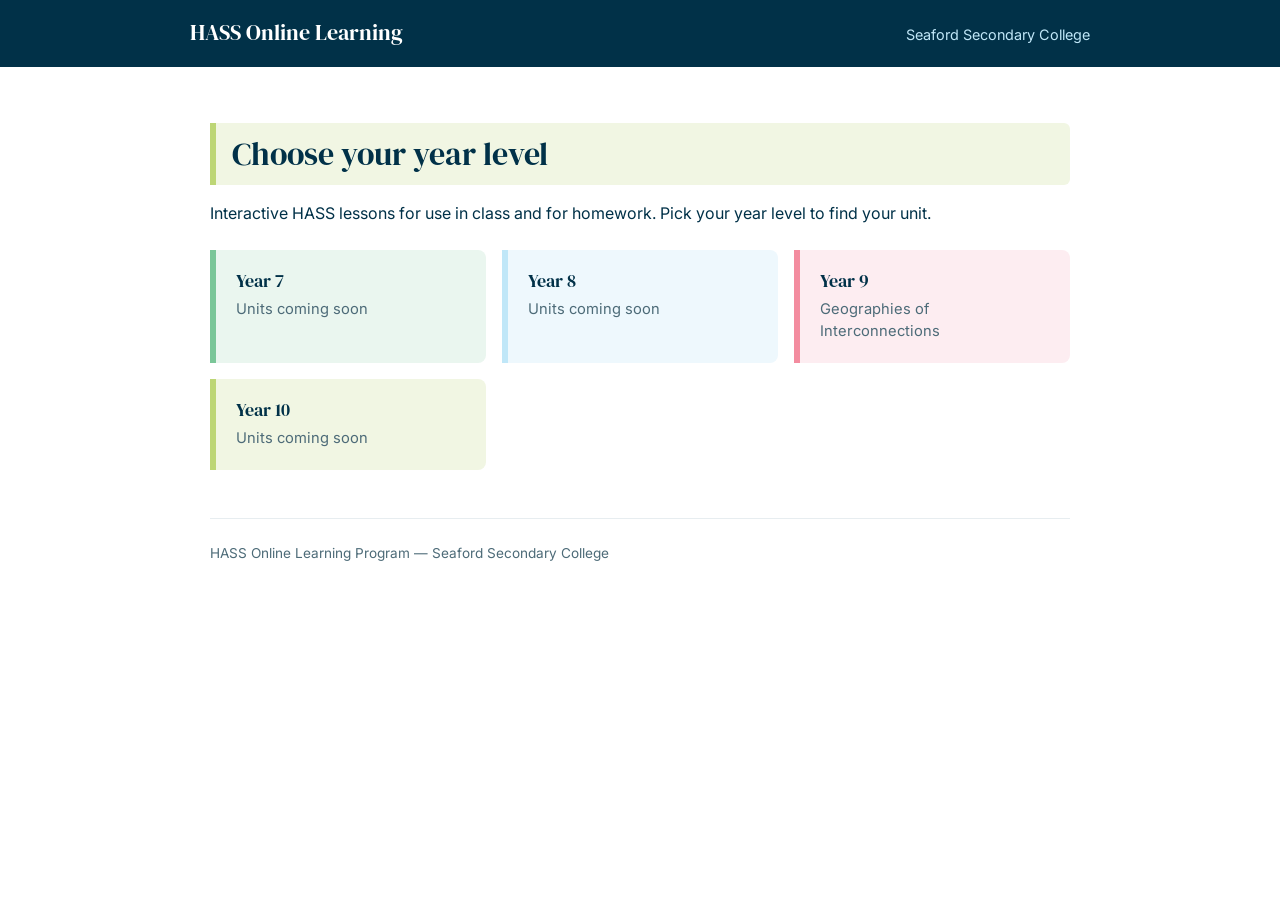
<file: index.html>
<!doctype html>
<html lang="en-AU">
<head>
<meta charset="utf-8">
<meta name="viewport" content="width=device-width, initial-scale=1">
<title>HASS Online Learning Program — Seaford Secondary College</title>
<link rel="preconnect" href="https://fonts.googleapis.com">
<link rel="preconnect" href="https://fonts.gstatic.com" crossorigin>
<link href="https://fonts.googleapis.com/css2?family=DM+Serif+Display&family=Inter:wght@400;600;700&display=swap" rel="stylesheet">
<link rel="stylesheet" href="assets/css/main.css">
</head>
<body>

<header class="site-header">
  <div class="wrap">
    <span class="site-title">HASS Online Learning</span>
    <span class="breadcrumb">Seaford Secondary College</span>
  </div>
</header>

<main class="wrap">
  <div class="heading-bar">
    <h1>Choose your year level</h1>
  </div>
  <p>Interactive HASS lessons for use in class and for homework. Pick your year level to find your unit.</p>

  <div class="card-grid">
    <a class="card" href="year7/index.html">
      <h3>Year 7</h3>
      <p>Units coming soon</p>
    </a>
    <a class="card" href="year8/index.html">
      <h3>Year 8</h3>
      <p>Units coming soon</p>
    </a>
    <a class="card" href="year9/index.html">
      <h3>Year 9</h3>
      <p>Geographies of Interconnections</p>
    </a>
    <a class="card" href="year10/index.html">
      <h3>Year 10</h3>
      <p>Units coming soon</p>
    </a>
  </div>

  <footer class="site-footer">
    HASS Online Learning Program &mdash; Seaford Secondary College
  </footer>
</main>

</body>
</html>
</file>
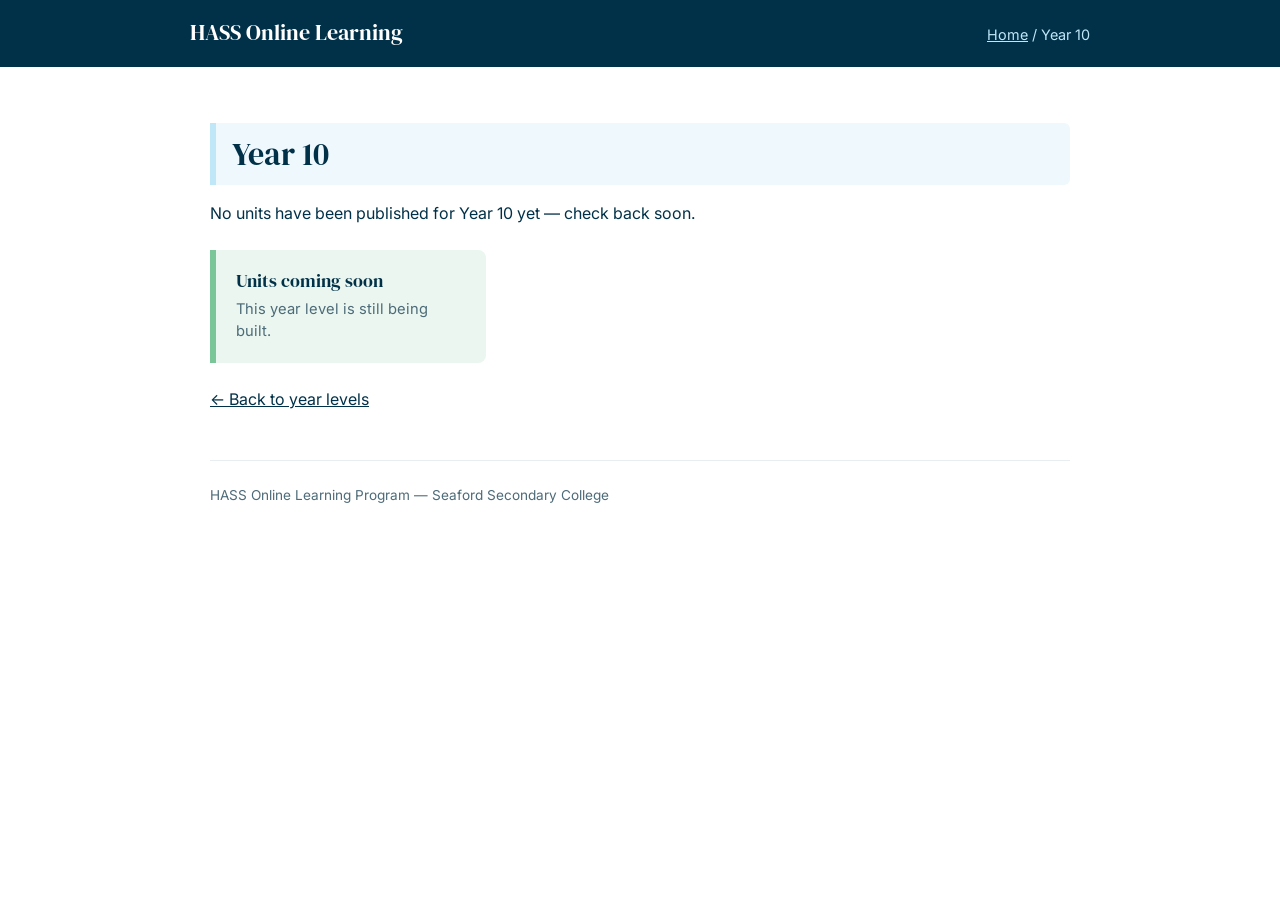
<file: year10/index.html>
<!doctype html>
<html lang="en-AU">
<head>
<meta charset="utf-8">
<meta name="viewport" content="width=device-width, initial-scale=1">
<title>Year 10 — HASS Online Learning</title>
<link rel="preconnect" href="https://fonts.googleapis.com">
<link rel="preconnect" href="https://fonts.gstatic.com" crossorigin>
<link href="https://fonts.googleapis.com/css2?family=DM+Serif+Display&family=Inter:wght@400;600;700&display=swap" rel="stylesheet">
<link rel="stylesheet" href="../assets/css/main.css">
</head>
<body>

<header class="site-header">
  <div class="wrap">
    <span class="site-title"><a href="../index.html">HASS Online Learning</a></span>
    <span class="breadcrumb"><a href="../index.html">Home</a> / Year 10</span>
  </div>
</header>

<main class="wrap">
  <div class="heading-bar -sky">
    <h1>Year 10</h1>
  </div>
  <p>No units have been published for Year 10 yet — check back soon.</p>

  <div class="card-grid">
    <div class="card -coming-soon">
      <h3>Units coming soon</h3>
      <p>This year level is still being built.</p>
    </div>
  </div>

  <p><a href="../index.html">&larr; Back to year levels</a></p>

  <footer class="site-footer">
    HASS Online Learning Program &mdash; Seaford Secondary College
  </footer>
</main>

</body>
</html>
</file>
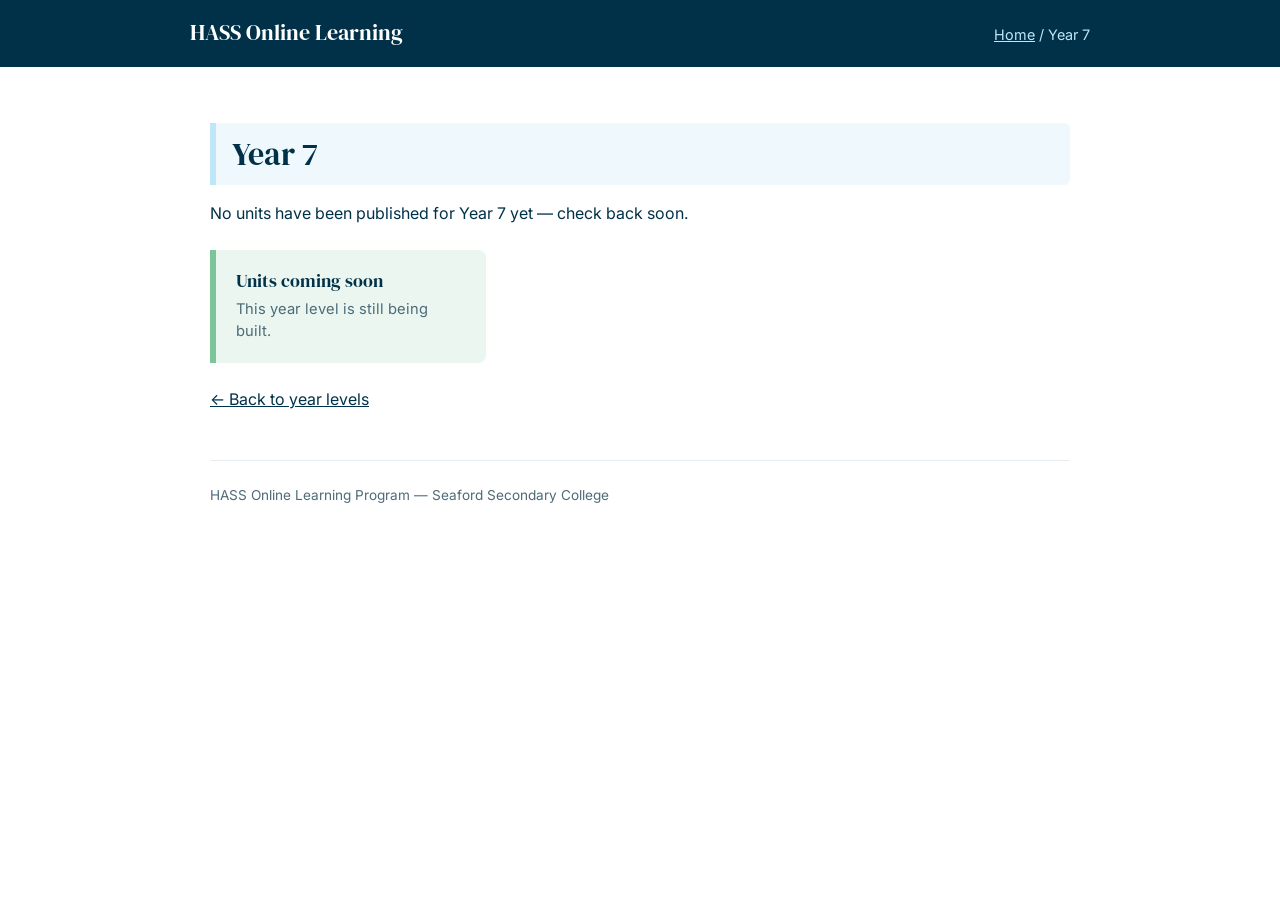
<file: year7/index.html>
<!doctype html>
<html lang="en-AU">
<head>
<meta charset="utf-8">
<meta name="viewport" content="width=device-width, initial-scale=1">
<title>Year 7 — HASS Online Learning</title>
<link rel="preconnect" href="https://fonts.googleapis.com">
<link rel="preconnect" href="https://fonts.gstatic.com" crossorigin>
<link href="https://fonts.googleapis.com/css2?family=DM+Serif+Display&family=Inter:wght@400;600;700&display=swap" rel="stylesheet">
<link rel="stylesheet" href="../assets/css/main.css">
</head>
<body>

<header class="site-header">
  <div class="wrap">
    <span class="site-title"><a href="../index.html">HASS Online Learning</a></span>
    <span class="breadcrumb"><a href="../index.html">Home</a> / Year 7</span>
  </div>
</header>

<main class="wrap">
  <div class="heading-bar -sky">
    <h1>Year 7</h1>
  </div>
  <p>No units have been published for Year 7 yet — check back soon.</p>

  <div class="card-grid">
    <div class="card -coming-soon">
      <h3>Units coming soon</h3>
      <p>This year level is still being built.</p>
    </div>
  </div>

  <p><a href="../index.html">&larr; Back to year levels</a></p>

  <footer class="site-footer">
    HASS Online Learning Program &mdash; Seaford Secondary College
  </footer>
</main>

</body>
</html>
</file>
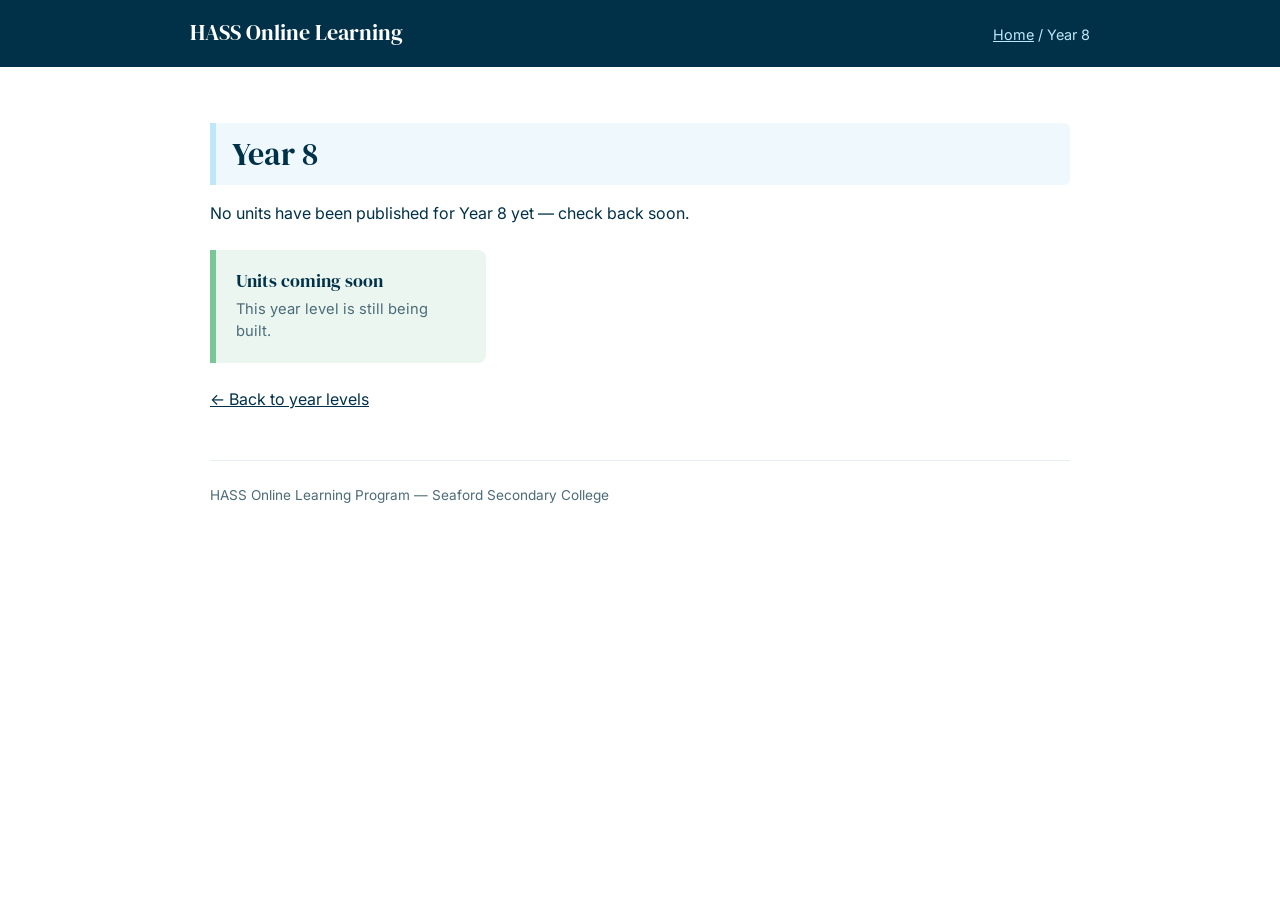
<file: year8/index.html>
<!doctype html>
<html lang="en-AU">
<head>
<meta charset="utf-8">
<meta name="viewport" content="width=device-width, initial-scale=1">
<title>Year 8 — HASS Online Learning</title>
<link rel="preconnect" href="https://fonts.googleapis.com">
<link rel="preconnect" href="https://fonts.gstatic.com" crossorigin>
<link href="https://fonts.googleapis.com/css2?family=DM+Serif+Display&family=Inter:wght@400;600;700&display=swap" rel="stylesheet">
<link rel="stylesheet" href="../assets/css/main.css">
</head>
<body>

<header class="site-header">
  <div class="wrap">
    <span class="site-title"><a href="../index.html">HASS Online Learning</a></span>
    <span class="breadcrumb"><a href="../index.html">Home</a> / Year 8</span>
  </div>
</header>

<main class="wrap">
  <div class="heading-bar -sky">
    <h1>Year 8</h1>
  </div>
  <p>No units have been published for Year 8 yet — check back soon.</p>

  <div class="card-grid">
    <div class="card -coming-soon">
      <h3>Units coming soon</h3>
      <p>This year level is still being built.</p>
    </div>
  </div>

  <p><a href="../index.html">&larr; Back to year levels</a></p>

  <footer class="site-footer">
    HASS Online Learning Program &mdash; Seaford Secondary College
  </footer>
</main>

</body>
</html>
</file>
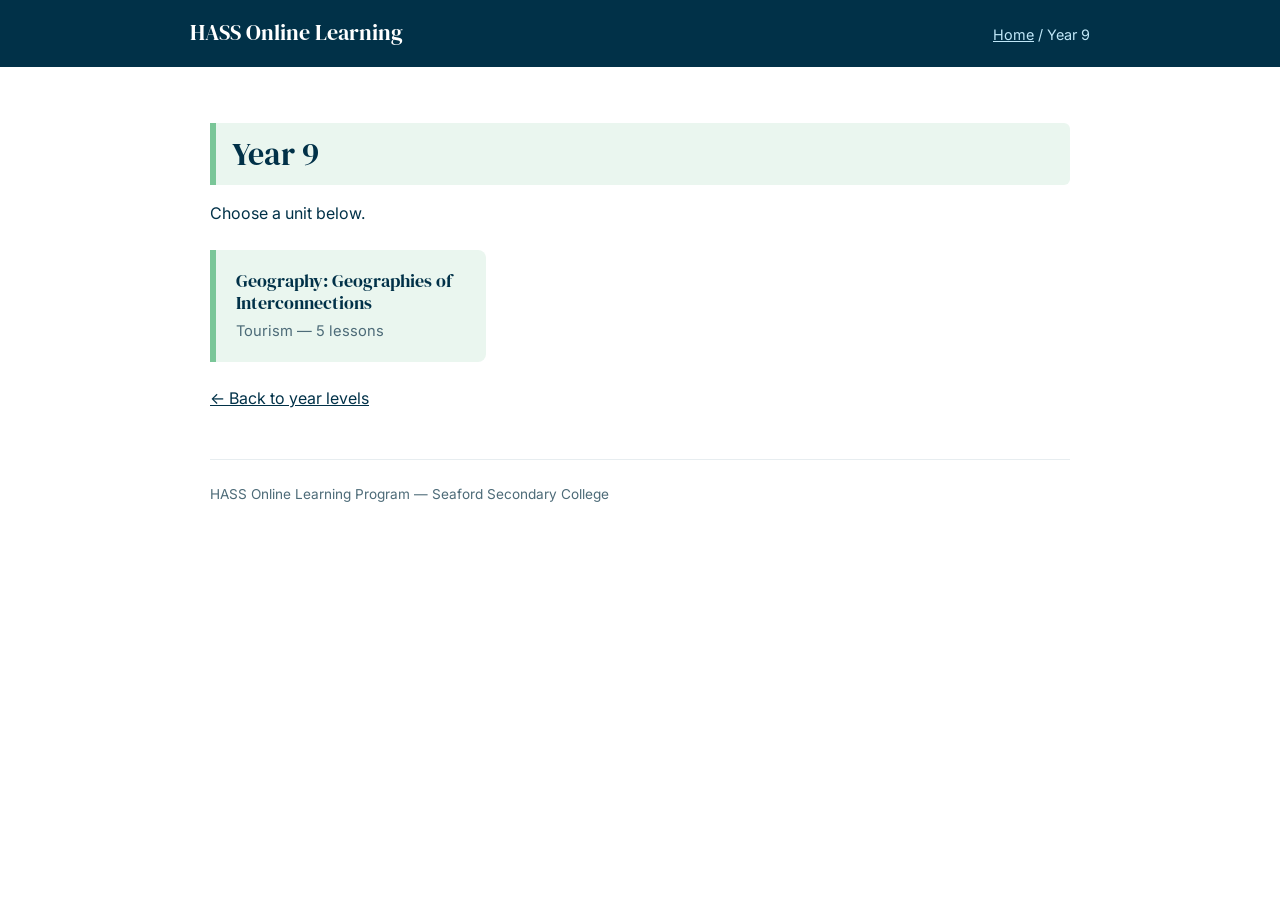
<file: year9/index.html>
<!doctype html>
<html lang="en-AU">
<head>
<meta charset="utf-8">
<meta name="viewport" content="width=device-width, initial-scale=1">
<title>Year 9 — HASS Online Learning</title>
<link rel="preconnect" href="https://fonts.googleapis.com">
<link rel="preconnect" href="https://fonts.gstatic.com" crossorigin>
<link href="https://fonts.googleapis.com/css2?family=DM+Serif+Display&family=Inter:wght@400;600;700&display=swap" rel="stylesheet">
<link rel="stylesheet" href="../assets/css/main.css">
</head>
<body>

<header class="site-header">
  <div class="wrap">
    <span class="site-title"><a href="../index.html">HASS Online Learning</a></span>
    <span class="breadcrumb"><a href="../index.html">Home</a> / Year 9</span>
  </div>
</header>

<main class="wrap">
  <div class="heading-bar -sage">
    <h1>Year 9</h1>
  </div>
  <p>Choose a unit below.</p>

  <div class="card-grid">
    <a class="card" href="geo-interconnections/index.html">
      <h3>Geography: Geographies of Interconnections</h3>
      <p>Tourism &mdash; 5 lessons</p>
    </a>
  </div>

  <p><a href="../index.html">&larr; Back to year levels</a></p>

  <footer class="site-footer">
    HASS Online Learning Program &mdash; Seaford Secondary College
  </footer>
</main>

</body>
</html>
</file>
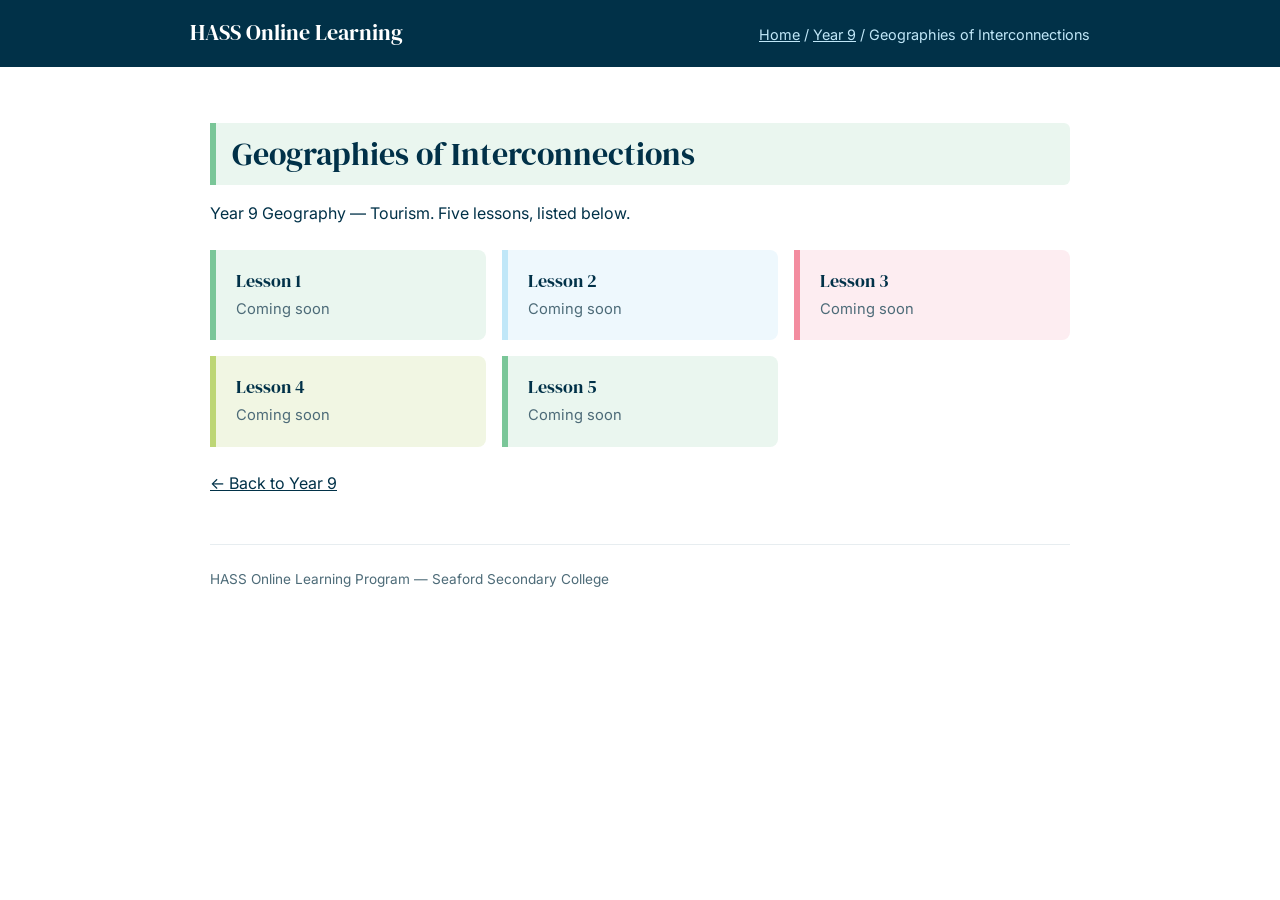
<file: year9/geo-interconnections/index.html>
<!doctype html>
<html lang="en-AU">
<head>
<meta charset="utf-8">
<meta name="viewport" content="width=device-width, initial-scale=1">
<title>Geographies of Interconnections — Year 9 HASS Online Learning</title>
<link rel="preconnect" href="https://fonts.googleapis.com">
<link rel="preconnect" href="https://fonts.gstatic.com" crossorigin>
<link href="https://fonts.googleapis.com/css2?family=DM+Serif+Display&family=Inter:wght@400;600;700&display=swap" rel="stylesheet">
<link rel="stylesheet" href="../../assets/css/main.css">
</head>
<body>

<header class="site-header">
  <div class="wrap">
    <span class="site-title"><a href="../../index.html">HASS Online Learning</a></span>
    <span class="breadcrumb"><a href="../../index.html">Home</a> / <a href="../index.html">Year 9</a> / Geographies of Interconnections</span>
  </div>
</header>

<main class="wrap">
  <div class="heading-bar -sage">
    <h1>Geographies of Interconnections</h1>
  </div>
  <p>Year 9 Geography &mdash; Tourism. Five lessons, listed below.</p>

  <div class="card-grid">
    <a class="card" href="lesson1.html">
      <h3>Lesson 1</h3>
      <p>Coming soon</p>
    </a>
    <a class="card" href="lesson2.html">
      <h3>Lesson 2</h3>
      <p>Coming soon</p>
    </a>
    <a class="card" href="lesson3.html">
      <h3>Lesson 3</h3>
      <p>Coming soon</p>
    </a>
    <a class="card" href="lesson4.html">
      <h3>Lesson 4</h3>
      <p>Coming soon</p>
    </a>
    <a class="card" href="lesson5.html">
      <h3>Lesson 5</h3>
      <p>Coming soon</p>
    </a>
  </div>

  <p><a href="../index.html">&larr; Back to Year 9</a></p>

  <footer class="site-footer">
    HASS Online Learning Program &mdash; Seaford Secondary College
  </footer>
</main>

</body>
</html>
</file>
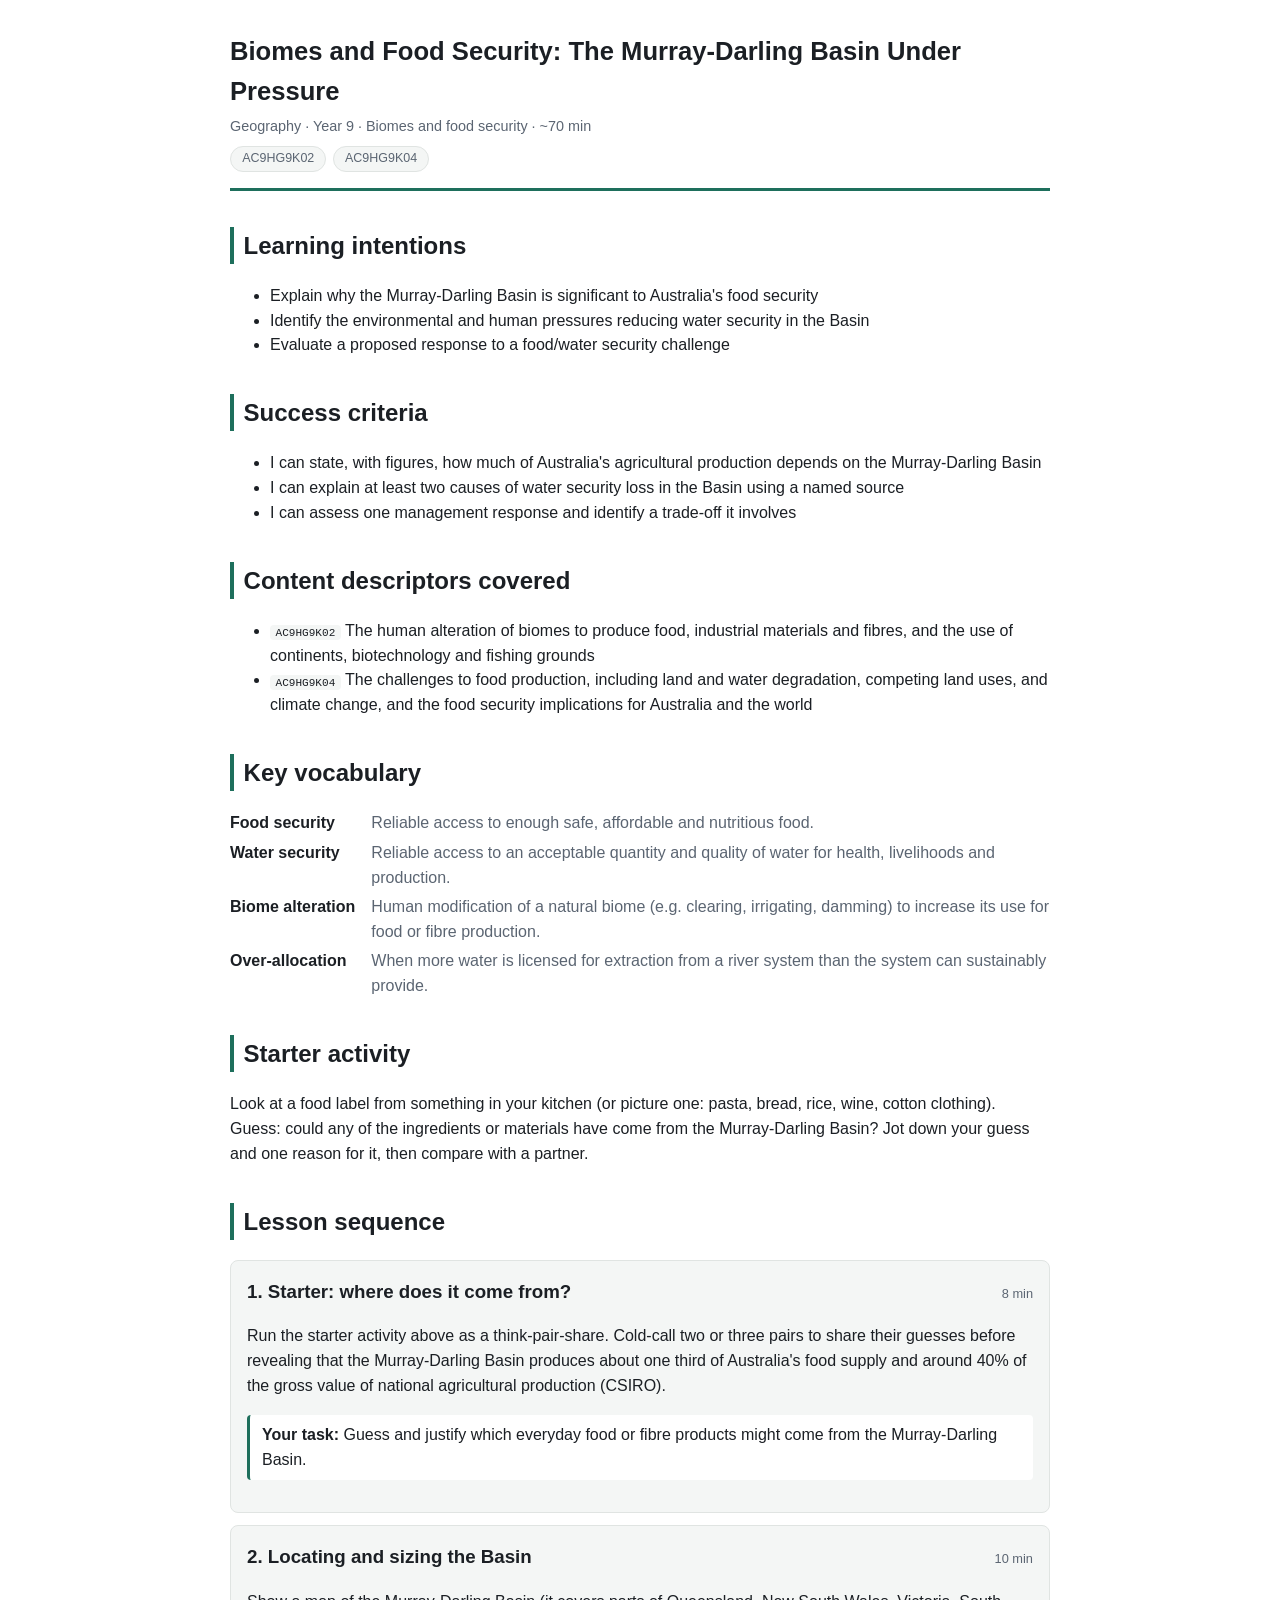
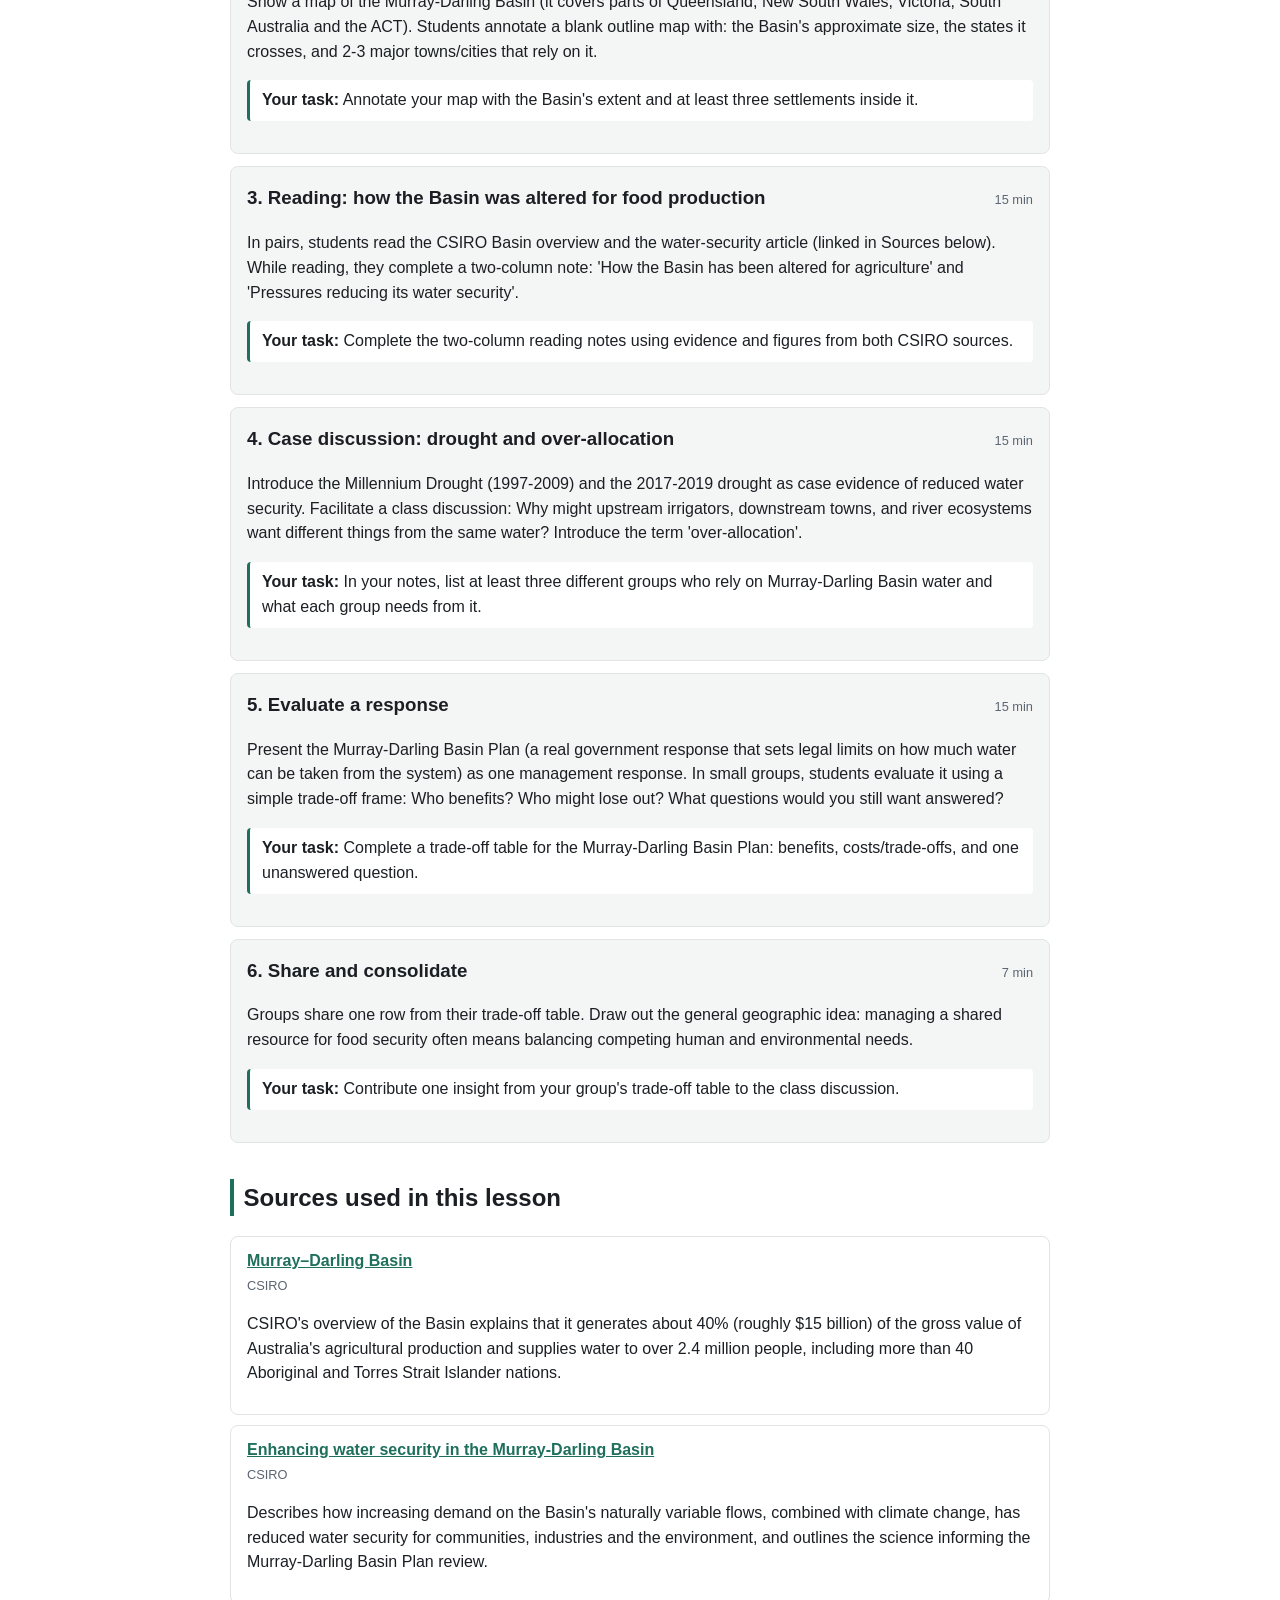
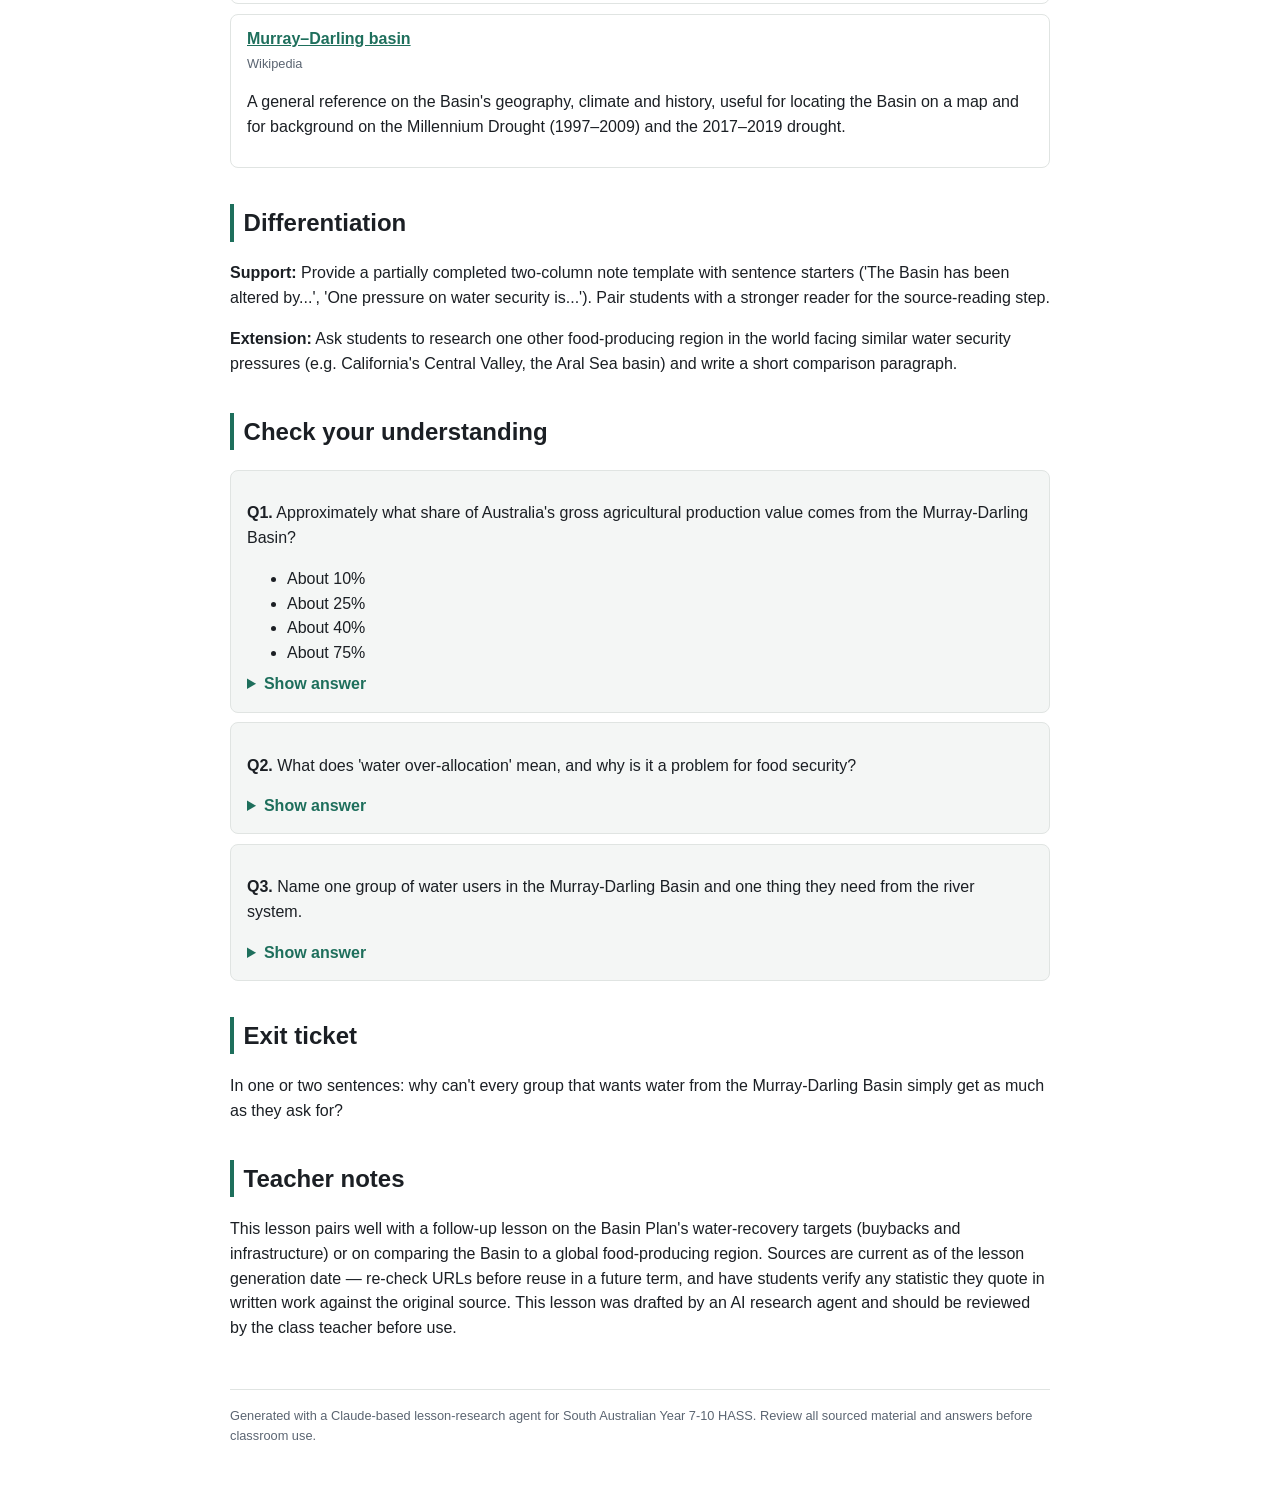
<file: sample-lesson.html>
<!doctype html>
<html lang="en">
<head>
<meta charset="utf-8">
<meta name="viewport" content="width=device-width, initial-scale=1">
<title>Biomes and Food Security: The Murray-Darling Basin Under Pressure</title>
<style>
  :root {
    --bg: #ffffff; --fg: #1b1f24; --muted: #5b6572; --accent: #1e6f5c;
    --card-bg: #f4f6f5; --border: #e0e4e2;
  }
  @media (prefers-color-scheme: dark) {
    :root { --bg: #14171a; --fg: #e8ecef; --muted: #9aa5ad; --accent: #4fbf9f;
      --card-bg: #1d2226; --border: #2b3136; }
  }
  * { box-sizing: border-box; }
  body {
    background: var(--bg); color: var(--fg); font-family: -apple-system, "Segoe UI", Roboto, sans-serif;
    max-width: 860px; margin: 0 auto; padding: 2rem 1.25rem 4rem; line-height: 1.55;
  }
  header { border-bottom: 3px solid var(--accent); padding-bottom: 1rem; margin-bottom: 1.5rem; }
  h1 { margin: 0 0 .25rem; font-size: 1.6rem; }
  .meta { color: var(--muted); font-size: .9rem; }
  h2 { margin-top: 2.25rem; border-left: 4px solid var(--accent); padding-left: .6rem; }
  section { margin-bottom: 1.5rem; }
  .step { background: var(--card-bg); border: 1px solid var(--border); border-radius: 8px; padding: 1rem; margin-bottom: .75rem; }
  .step h3 { margin-top: 0; display: flex; justify-content: space-between; align-items: baseline; }
  .duration { font-size: .8rem; color: var(--muted); font-weight: normal; }
  .student-task { background: var(--bg); border-left: 3px solid var(--accent); padding: .5rem .75rem; border-radius: 4px; }
  ul.sources { list-style: none; padding: 0; }
  .source-card { border: 1px solid var(--border); border-radius: 8px; padding: .75rem 1rem; margin-bottom: .6rem; }
  .source-card a { font-weight: 600; color: var(--accent); }
  .source-card .publisher { display: block; font-size: .8rem; color: var(--muted); margin: .15rem 0 .4rem; }
  dl { display: grid; grid-template-columns: max-content 1fr; gap: .3rem 1rem; }
  dt { font-weight: 600; }
  dd { margin: 0; color: var(--muted); }
  .question { background: var(--card-bg); border: 1px solid var(--border); border-radius: 8px; padding: .9rem 1rem; margin-bottom: .6rem; }
  .options { margin: .4rem 0; }
  details summary { cursor: pointer; color: var(--accent); font-weight: 600; }
  .badge-row { display: flex; flex-wrap: wrap; gap: .4rem; margin: .5rem 0 0; }
  .badge { background: var(--card-bg); border: 1px solid var(--border); border-radius: 999px; padding: .15rem .7rem; font-size: .78rem; color: var(--muted); }
  code { background: var(--card-bg); padding: .1rem .35rem; border-radius: 4px; font-size: .85em; }
  footer { margin-top: 3rem; padding-top: 1rem; border-top: 1px solid var(--border); color: var(--muted); font-size: .8rem; }
</style>
</head>
<body>
<header>
  <h1>Biomes and Food Security: The Murray-Darling Basin Under Pressure</h1>
  <div class="meta">Geography &middot; Year 9 &middot; Biomes and food security &middot; ~70 min</div>
  <div class="badge-row"><span class='badge'>AC9HG9K02</span><span class='badge'>AC9HG9K04</span></div>
</header>

<section>
  <h2>Learning intentions</h2>
  <ul><li>Explain why the Murray-Darling Basin is significant to Australia&#x27;s food security</li>
<li>Identify the environmental and human pressures reducing water security in the Basin</li>
<li>Evaluate a proposed response to a food/water security challenge</li></ul>
</section>

<section>
  <h2>Success criteria</h2>
  <ul><li>I can state, with figures, how much of Australia&#x27;s agricultural production depends on the Murray-Darling Basin</li>
<li>I can explain at least two causes of water security loss in the Basin using a named source</li>
<li>I can assess one management response and identify a trade-off it involves</li></ul>
</section>

<section>
  <h2>Content descriptors covered</h2>
  <ul><li><code>AC9HG9K02</code> The human alteration of biomes to produce food, industrial materials and fibres, and the use of continents, biotechnology and fishing grounds</li>
<li><code>AC9HG9K04</code> The challenges to food production, including land and water degradation, competing land uses, and climate change, and the food security implications for Australia and the world</li></ul>
</section>

<section>
  <h2>Key vocabulary</h2>
  <dl><dt>Food security</dt><dd>Reliable access to enough safe, affordable and nutritious food.</dd>
<dt>Water security</dt><dd>Reliable access to an acceptable quantity and quality of water for health, livelihoods and production.</dd>
<dt>Biome alteration</dt><dd>Human modification of a natural biome (e.g. clearing, irrigating, damming) to increase its use for food or fibre production.</dd>
<dt>Over-allocation</dt><dd>When more water is licensed for extraction from a river system than the system can sustainably provide.</dd></dl>
</section>

<section>
  <h2>Starter activity</h2>
  <p>Look at a food label from something in your kitchen (or picture one: pasta, bread, rice, wine, cotton clothing). Guess: could any of the ingredients or materials have come from the Murray-Darling Basin? Jot down your guess and one reason for it, then compare with a partner.</p>
</section>

<section>
  <h2>Lesson sequence</h2>
  
        <div class="step">
          <h3>1. Starter: where does it come from? <span class="duration">8 min</span></h3>
          <p>Run the starter activity above as a think-pair-share. Cold-call two or three pairs to share their guesses before revealing that the Murray-Darling Basin produces about one third of Australia&#x27;s food supply and around 40% of the gross value of national agricultural production (CSIRO).</p>
          <p class='student-task'><strong>Your task:</strong> Guess and justify which everyday food or fibre products might come from the Murray-Darling Basin.</p>
        </div>

        <div class="step">
          <h3>2. Locating and sizing the Basin <span class="duration">10 min</span></h3>
          <p>Show a map of the Murray-Darling Basin (it covers parts of Queensland, New South Wales, Victoria, South Australia and the ACT). Students annotate a blank outline map with: the Basin&#x27;s approximate size, the states it crosses, and 2-3 major towns/cities that rely on it.</p>
          <p class='student-task'><strong>Your task:</strong> Annotate your map with the Basin&#x27;s extent and at least three settlements inside it.</p>
        </div>

        <div class="step">
          <h3>3. Reading: how the Basin was altered for food production <span class="duration">15 min</span></h3>
          <p>In pairs, students read the CSIRO Basin overview and the water-security article (linked in Sources below). While reading, they complete a two-column note: &#x27;How the Basin has been altered for agriculture&#x27; and &#x27;Pressures reducing its water security&#x27;.</p>
          <p class='student-task'><strong>Your task:</strong> Complete the two-column reading notes using evidence and figures from both CSIRO sources.</p>
        </div>

        <div class="step">
          <h3>4. Case discussion: drought and over-allocation <span class="duration">15 min</span></h3>
          <p>Introduce the Millennium Drought (1997-2009) and the 2017-2019 drought as case evidence of reduced water security. Facilitate a class discussion: Why might upstream irrigators, downstream towns, and river ecosystems want different things from the same water? Introduce the term &#x27;over-allocation&#x27;.</p>
          <p class='student-task'><strong>Your task:</strong> In your notes, list at least three different groups who rely on Murray-Darling Basin water and what each group needs from it.</p>
        </div>

        <div class="step">
          <h3>5. Evaluate a response <span class="duration">15 min</span></h3>
          <p>Present the Murray-Darling Basin Plan (a real government response that sets legal limits on how much water can be taken from the system) as one management response. In small groups, students evaluate it using a simple trade-off frame: Who benefits? Who might lose out? What questions would you still want answered?</p>
          <p class='student-task'><strong>Your task:</strong> Complete a trade-off table for the Murray-Darling Basin Plan: benefits, costs/trade-offs, and one unanswered question.</p>
        </div>

        <div class="step">
          <h3>6. Share and consolidate <span class="duration">7 min</span></h3>
          <p>Groups share one row from their trade-off table. Draw out the general geographic idea: managing a shared resource for food security often means balancing competing human and environmental needs.</p>
          <p class='student-task'><strong>Your task:</strong> Contribute one insight from your group&#x27;s trade-off table to the class discussion.</p>
        </div>
</section>

<section>
  <h2>Sources used in this lesson</h2>
  <ul class="sources">
        <li class="source-card">
          <a href="https://www.csiro.au/en/research/natural-environment/water/murray-darling-basin" target="_blank" rel="noopener noreferrer">Murray–Darling Basin</a>
          <span class="publisher">CSIRO</span>
          <p>CSIRO&#x27;s overview of the Basin explains that it generates about 40% (roughly $15 billion) of the gross value of Australia&#x27;s agricultural production and supplies water to over 2.4 million people, including more than 40 Aboriginal and Torres Strait Islander nations.</p>
        </li>

        <li class="source-card">
          <a href="https://www.csiro.au/en/research/natural-environment/water/murray-darling-basin/water_mdb" target="_blank" rel="noopener noreferrer">Enhancing water security in the Murray-Darling Basin</a>
          <span class="publisher">CSIRO</span>
          <p>Describes how increasing demand on the Basin&#x27;s naturally variable flows, combined with climate change, has reduced water security for communities, industries and the environment, and outlines the science informing the Murray-Darling Basin Plan review.</p>
        </li>

        <li class="source-card">
          <a href="https://en.wikipedia.org/wiki/Murray%E2%80%93Darling_basin" target="_blank" rel="noopener noreferrer">Murray–Darling basin</a>
          <span class="publisher">Wikipedia</span>
          <p>A general reference on the Basin&#x27;s geography, climate and history, useful for locating the Basin on a map and for background on the Millennium Drought (1997–2009) and the 2017–2019 drought.</p>
        </li></ul>
</section>

<section>
  <h2>Differentiation</h2>
  <p><strong>Support:</strong> Provide a partially completed two-column note template with sentence starters (&#x27;The Basin has been altered by...&#x27;, &#x27;One pressure on water security is...&#x27;). Pair students with a stronger reader for the source-reading step.</p>
  <p><strong>Extension:</strong> Ask students to research one other food-producing region in the world facing similar water security pressures (e.g. California&#x27;s Central Valley, the Aral Sea basin) and write a short comparison paragraph.</p>
</section>

<section>
  <h2>Check your understanding</h2>
  
        <div class="question">
          <p><strong>Q1.</strong> Approximately what share of Australia&#x27;s gross agricultural production value comes from the Murray-Darling Basin?</p>
          <ul class='options'><li>About 10%</li><li>About 25%</li><li>About 40%</li><li>About 75%</li></ul>
          <details>
            <summary>Show answer</summary>
            <p>About 40% — CSIRO states the Basin generates roughly 40% (about $15 billion) of the gross value of Australia&#x27;s agricultural production.</p>
          </details>
        </div>

        <div class="question">
          <p><strong>Q2.</strong> What does &#x27;water over-allocation&#x27; mean, and why is it a problem for food security?</p>
          
          <details>
            <summary>Show answer</summary>
            <p>Over-allocation is when more water is licensed for use than the river system can sustainably supply. It threatens food security because it can leave too little water for reliable irrigation in dry years, as well as damaging the river ecosystems that agriculture and communities depend on long-term.</p>
          </details>
        </div>

        <div class="question">
          <p><strong>Q3.</strong> Name one group of water users in the Murray-Darling Basin and one thing they need from the river system.</p>
          
          <details>
            <summary>Show answer</summary>
            <p>Accept any reasonable answer, e.g. irrigators need reliable water for crops; river communities need drinking water; Aboriginal and Torres Strait Islander nations need water for cultural and environmental values; downstream ecosystems need environmental flows to stay healthy.</p>
          </details>
        </div>
</section>

<section>
  <h2>Exit ticket</h2>
  <p>In one or two sentences: why can&#x27;t every group that wants water from the Murray-Darling Basin simply get as much as they ask for?</p>
</section>

<section>
  <h2>Teacher notes</h2>
  <p>This lesson pairs well with a follow-up lesson on the Basin Plan&#x27;s water-recovery targets (buybacks and infrastructure) or on comparing the Basin to a global food-producing region. Sources are current as of the lesson generation date — re-check URLs before reuse in a future term, and have students verify any statistic they quote in written work against the original source. This lesson was drafted by an AI research agent and should be reviewed by the class teacher before use.</p>
</section>

<footer>
  Generated with a Claude-based lesson-research agent for South Australian Year 7-10 HASS.
  Review all sourced material and answers before classroom use.
</footer>
</body>
</html>
</file>
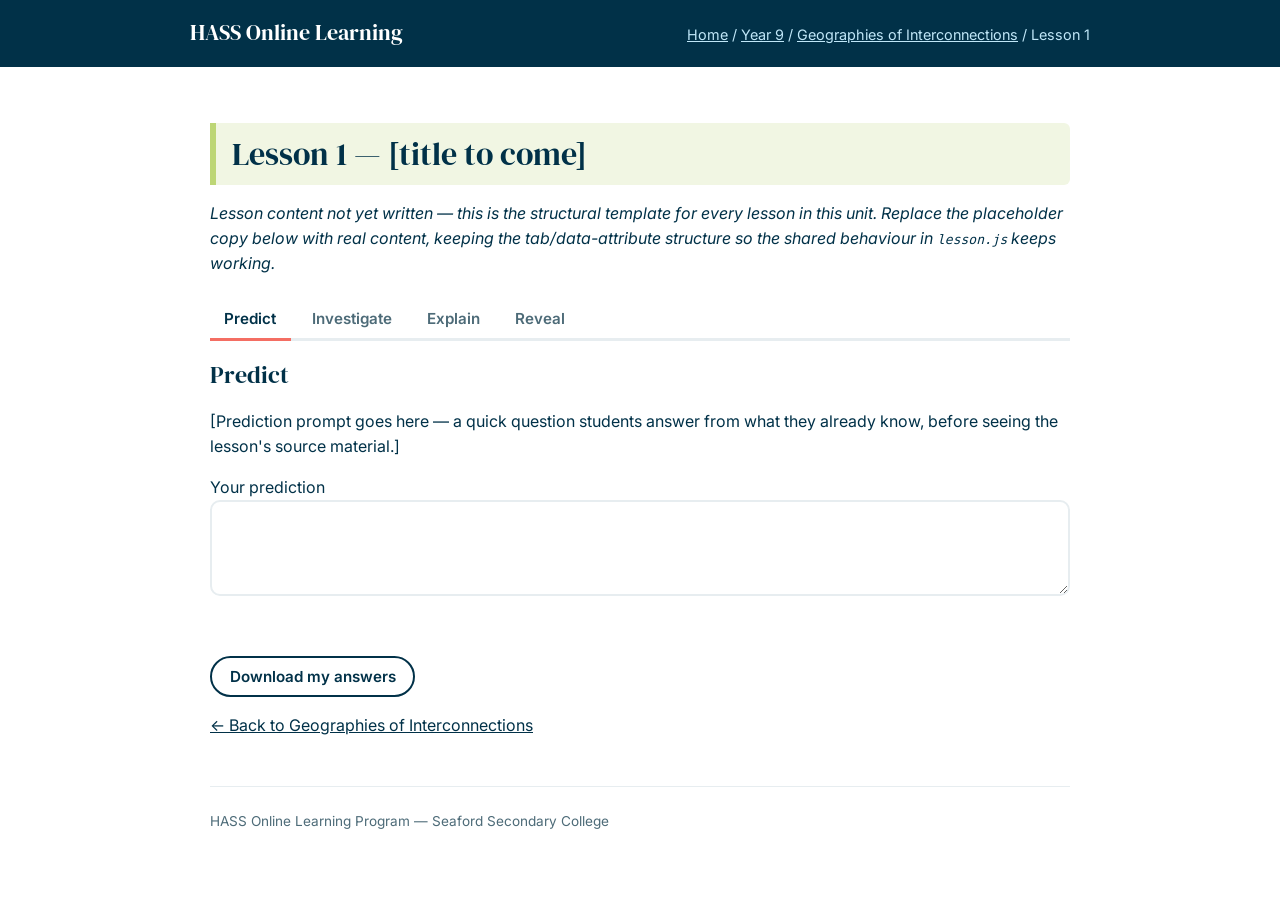
<file: year9/geo-interconnections/lesson1.html>
<!doctype html>
<html lang="en-AU">
<head>
<meta charset="utf-8">
<meta name="viewport" content="width=device-width, initial-scale=1">
<title>Lesson 1 — Geographies of Interconnections — Year 9 HASS</title>
<link rel="preconnect" href="https://fonts.googleapis.com">
<link rel="preconnect" href="https://fonts.gstatic.com" crossorigin>
<link href="https://fonts.googleapis.com/css2?family=DM+Serif+Display&family=Inter:wght@400;600;700&display=swap" rel="stylesheet">
<link rel="stylesheet" href="../../assets/css/main.css">
</head>
<body data-lesson-slug="year9-geo-interconnections-lesson1">

<header class="site-header">
  <div class="wrap">
    <span class="site-title"><a href="../../index.html">HASS Online Learning</a></span>
    <span class="breadcrumb"><a href="../../index.html">Home</a> / <a href="../index.html">Year 9</a> / <a href="index.html">Geographies of Interconnections</a> / Lesson 1</span>
  </div>
</header>

<main class="wrap">
  <div class="heading-bar">
    <h1>Lesson 1 &mdash; [title to come]</h1>
  </div>

  <p><em>Lesson content not yet written &mdash; this is the structural template for every lesson in this unit. Replace the placeholder copy below with real content, keeping the tab/data-attribute structure so the shared behaviour in <code>lesson.js</code> keeps working.</em></p>

  <div class="tabs" data-tabs>
    <div class="tab-list" role="tablist">
      <button class="tab-btn" data-tab="predict" role="tab" aria-selected="false">Predict</button>
      <button class="tab-btn" data-tab="investigate" role="tab" aria-selected="false">Investigate</button>
      <button class="tab-btn" data-tab="explain" role="tab" aria-selected="false">Explain</button>
      <button class="tab-btn" data-tab="reveal-tab" role="tab" aria-selected="false">Reveal</button>
    </div>

    <!-- PREDICT -------------------------------------------------------- -->
    <section class="tab-panel" id="predict">
      <div class="step">
        <h2>Predict</h2>
        <p>[Prediction prompt goes here &mdash; a quick question students answer from what they already know, before seeing the lesson's source material.]</p>

        <label for="predict-1" data-label-for="predict-1">Your prediction</label>
        <textarea
          id="predict-1"
          class="response-box"
          data-autosave="predict-1"
          data-label="Predict: [prompt summary]"
          rows="3"></textarea>
        <div class="save-status" data-save-status-for="predict-1"></div>
      </div>
    </section>

    <!-- INVESTIGATE ----------------------------------------------------- -->
    <section class="tab-panel" id="investigate">
      <div class="step">
        <h2>Investigate</h2>
        <p>[Source material / reading / activity for this lesson goes here.]</p>

        <!-- YouTube must be a plain link, never an <iframe> (school firewall blocks embeds). -->
        <p><a class="source-link" href="https://www.youtube.com/watch?v=REPLACE_ME" target="_blank" rel="noopener">Watch: [video title] (YouTube, opens in a new tab)</a></p>

        <div class="mcq" data-mcq data-correct="a" data-autosave-key="mcq-1" data-label="[MCQ question summary]">
          <p><strong>[Multiple choice question goes here.]</strong></p>
          <button class="mcq-option" data-choice="a">[Option A]</button>
          <button class="mcq-option" data-choice="b">[Option B]</button>
          <button class="mcq-option" data-choice="c">[Option C]</button>
          <div class="mcq-feedback" data-feedback-correct="[Feedback for correct answer.]" data-feedback-incorrect="[Feedback pointing back to the source material.]"></div>
        </div>
      </div>
    </section>

    <!-- EXPLAIN (CER) ---------------------------------------------------- -->
    <section class="tab-panel" id="explain">
      <div class="step">
        <h2>Explain &mdash; Claim, Evidence, Reasoning</h2>
        <p>[CER prompt goes here.]</p>

        <label for="cer-1">Claim</label>
        <textarea id="cer-claim-1" class="response-box" data-autosave="cer-claim-1" data-label="CER Claim" data-no-paste rows="2" onpaste="return false;"></textarea>

        <label for="cer-2">Evidence</label>
        <textarea id="cer-evidence-1" class="response-box" data-autosave="cer-evidence-1" data-label="CER Evidence" data-no-paste rows="3" onpaste="return false;"></textarea>

        <label for="cer-3">Reasoning</label>
        <textarea id="cer-1" class="response-box" data-autosave="cer-reasoning-1" data-label="CER Reasoning" data-no-paste rows="3" onpaste="return false;"></textarea>
        <div class="save-status" data-save-status-for="cer-reasoning-1"></div>
      </div>
    </section>

    <!-- REVEAL ------------------------------------------------------------ -->
    <section class="tab-panel" id="reveal-tab">
      <div class="step">
        <h2>Reveal</h2>
        <p class="reveal-locked-msg">Complete the Explain step first &mdash; the model answer unlocks once you've written your reasoning.</p>

        <button class="btn -primary" data-reveal-trigger="reveal-1" data-unlock-from="cer-1" disabled>Show model answer</button>

        <div class="reveal" id="reveal-1" hidden>
          <h3>Model answer</h3>
          <p>[Model CER response / teacher commentary goes here.]</p>
        </div>
      </div>
    </section>
  </div>

  <p>
    <button class="btn" data-download-answers>Download my answers</button>
  </p>

  <p><a href="index.html">&larr; Back to Geographies of Interconnections</a></p>

  <footer class="site-footer">
    HASS Online Learning Program &mdash; Seaford Secondary College
  </footer>
</main>

<script src="../../assets/js/lesson.js"></script>
</body>
</html>
</file>
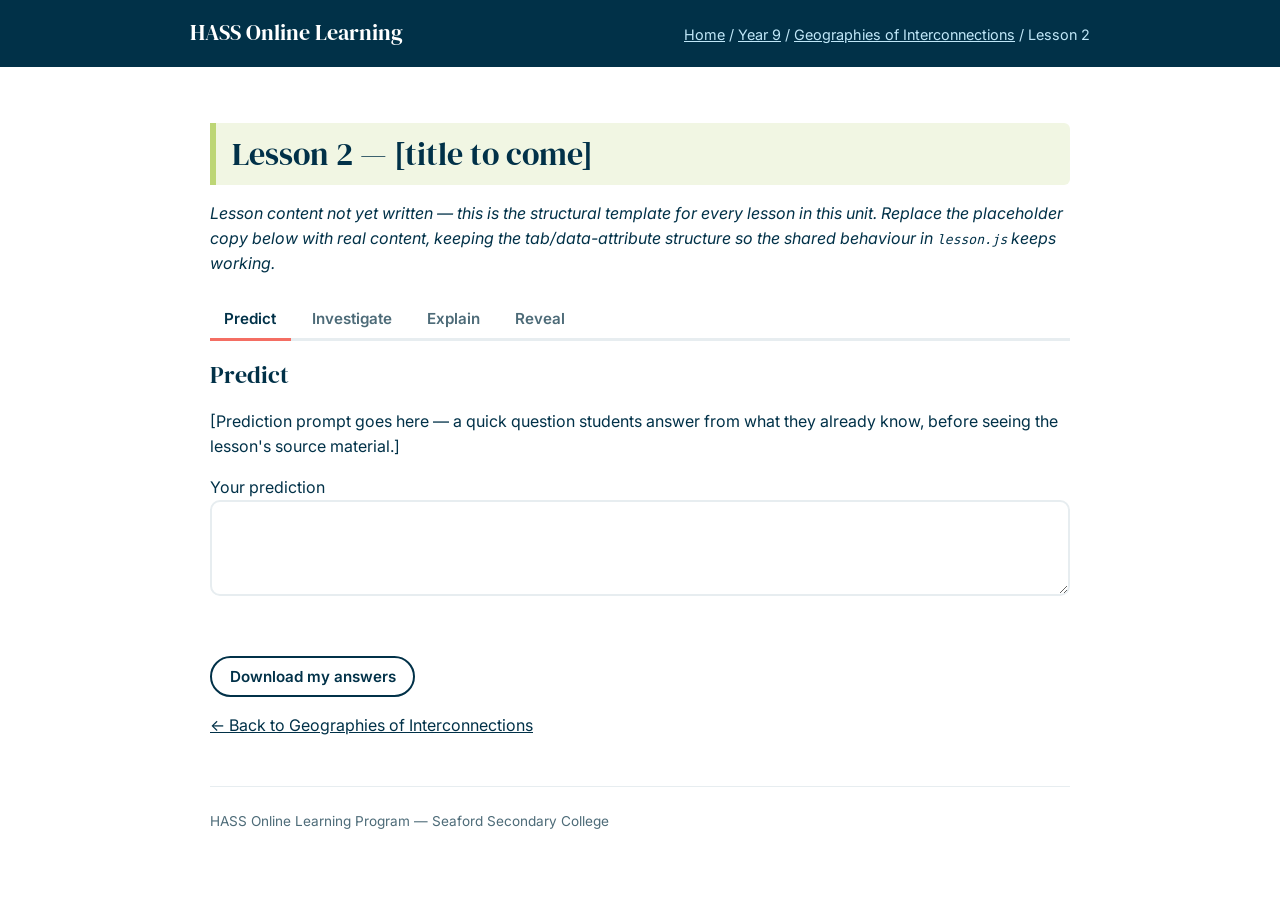
<file: year9/geo-interconnections/lesson2.html>
<!doctype html>
<html lang="en-AU">
<head>
<meta charset="utf-8">
<meta name="viewport" content="width=device-width, initial-scale=1">
<title>Lesson 2 — Geographies of Interconnections — Year 9 HASS</title>
<link rel="preconnect" href="https://fonts.googleapis.com">
<link rel="preconnect" href="https://fonts.gstatic.com" crossorigin>
<link href="https://fonts.googleapis.com/css2?family=DM+Serif+Display&family=Inter:wght@400;600;700&display=swap" rel="stylesheet">
<link rel="stylesheet" href="../../assets/css/main.css">
</head>
<body data-lesson-slug="year9-geo-interconnections-lesson2">

<header class="site-header">
  <div class="wrap">
    <span class="site-title"><a href="../../index.html">HASS Online Learning</a></span>
    <span class="breadcrumb"><a href="../../index.html">Home</a> / <a href="../index.html">Year 9</a> / <a href="index.html">Geographies of Interconnections</a> / Lesson 2</span>
  </div>
</header>

<main class="wrap">
  <div class="heading-bar">
    <h1>Lesson 2 &mdash; [title to come]</h1>
  </div>

  <p><em>Lesson content not yet written &mdash; this is the structural template for every lesson in this unit. Replace the placeholder copy below with real content, keeping the tab/data-attribute structure so the shared behaviour in <code>lesson.js</code> keeps working.</em></p>

  <div class="tabs" data-tabs>
    <div class="tab-list" role="tablist">
      <button class="tab-btn" data-tab="predict" role="tab" aria-selected="false">Predict</button>
      <button class="tab-btn" data-tab="investigate" role="tab" aria-selected="false">Investigate</button>
      <button class="tab-btn" data-tab="explain" role="tab" aria-selected="false">Explain</button>
      <button class="tab-btn" data-tab="reveal-tab" role="tab" aria-selected="false">Reveal</button>
    </div>

    <!-- PREDICT -------------------------------------------------------- -->
    <section class="tab-panel" id="predict">
      <div class="step">
        <h2>Predict</h2>
        <p>[Prediction prompt goes here &mdash; a quick question students answer from what they already know, before seeing the lesson's source material.]</p>

        <label for="predict-1" data-label-for="predict-1">Your prediction</label>
        <textarea
          id="predict-1"
          class="response-box"
          data-autosave="predict-1"
          data-label="Predict: [prompt summary]"
          rows="3"></textarea>
        <div class="save-status" data-save-status-for="predict-1"></div>
      </div>
    </section>

    <!-- INVESTIGATE ----------------------------------------------------- -->
    <section class="tab-panel" id="investigate">
      <div class="step">
        <h2>Investigate</h2>
        <p>[Source material / reading / activity for this lesson goes here.]</p>

        <!-- YouTube must be a plain link, never an <iframe> (school firewall blocks embeds). -->
        <p><a class="source-link" href="https://www.youtube.com/watch?v=REPLACE_ME" target="_blank" rel="noopener">Watch: [video title] (YouTube, opens in a new tab)</a></p>

        <div class="mcq" data-mcq data-correct="a" data-autosave-key="mcq-1" data-label="[MCQ question summary]">
          <p><strong>[Multiple choice question goes here.]</strong></p>
          <button class="mcq-option" data-choice="a">[Option A]</button>
          <button class="mcq-option" data-choice="b">[Option B]</button>
          <button class="mcq-option" data-choice="c">[Option C]</button>
          <div class="mcq-feedback" data-feedback-correct="[Feedback for correct answer.]" data-feedback-incorrect="[Feedback pointing back to the source material.]"></div>
        </div>
      </div>
    </section>

    <!-- EXPLAIN (CER) ---------------------------------------------------- -->
    <section class="tab-panel" id="explain">
      <div class="step">
        <h2>Explain &mdash; Claim, Evidence, Reasoning</h2>
        <p>[CER prompt goes here.]</p>

        <label for="cer-1">Claim</label>
        <textarea id="cer-claim-1" class="response-box" data-autosave="cer-claim-1" data-label="CER Claim" data-no-paste rows="2" onpaste="return false;"></textarea>

        <label for="cer-2">Evidence</label>
        <textarea id="cer-evidence-1" class="response-box" data-autosave="cer-evidence-1" data-label="CER Evidence" data-no-paste rows="3" onpaste="return false;"></textarea>

        <label for="cer-3">Reasoning</label>
        <textarea id="cer-1" class="response-box" data-autosave="cer-reasoning-1" data-label="CER Reasoning" data-no-paste rows="3" onpaste="return false;"></textarea>
        <div class="save-status" data-save-status-for="cer-reasoning-1"></div>
      </div>
    </section>

    <!-- REVEAL ------------------------------------------------------------ -->
    <section class="tab-panel" id="reveal-tab">
      <div class="step">
        <h2>Reveal</h2>
        <p class="reveal-locked-msg">Complete the Explain step first &mdash; the model answer unlocks once you've written your reasoning.</p>

        <button class="btn -primary" data-reveal-trigger="reveal-1" data-unlock-from="cer-1" disabled>Show model answer</button>

        <div class="reveal" id="reveal-1" hidden>
          <h3>Model answer</h3>
          <p>[Model CER response / teacher commentary goes here.]</p>
        </div>
      </div>
    </section>
  </div>

  <p>
    <button class="btn" data-download-answers>Download my answers</button>
  </p>

  <p><a href="index.html">&larr; Back to Geographies of Interconnections</a></p>

  <footer class="site-footer">
    HASS Online Learning Program &mdash; Seaford Secondary College
  </footer>
</main>

<script src="../../assets/js/lesson.js"></script>
</body>
</html>
</file>
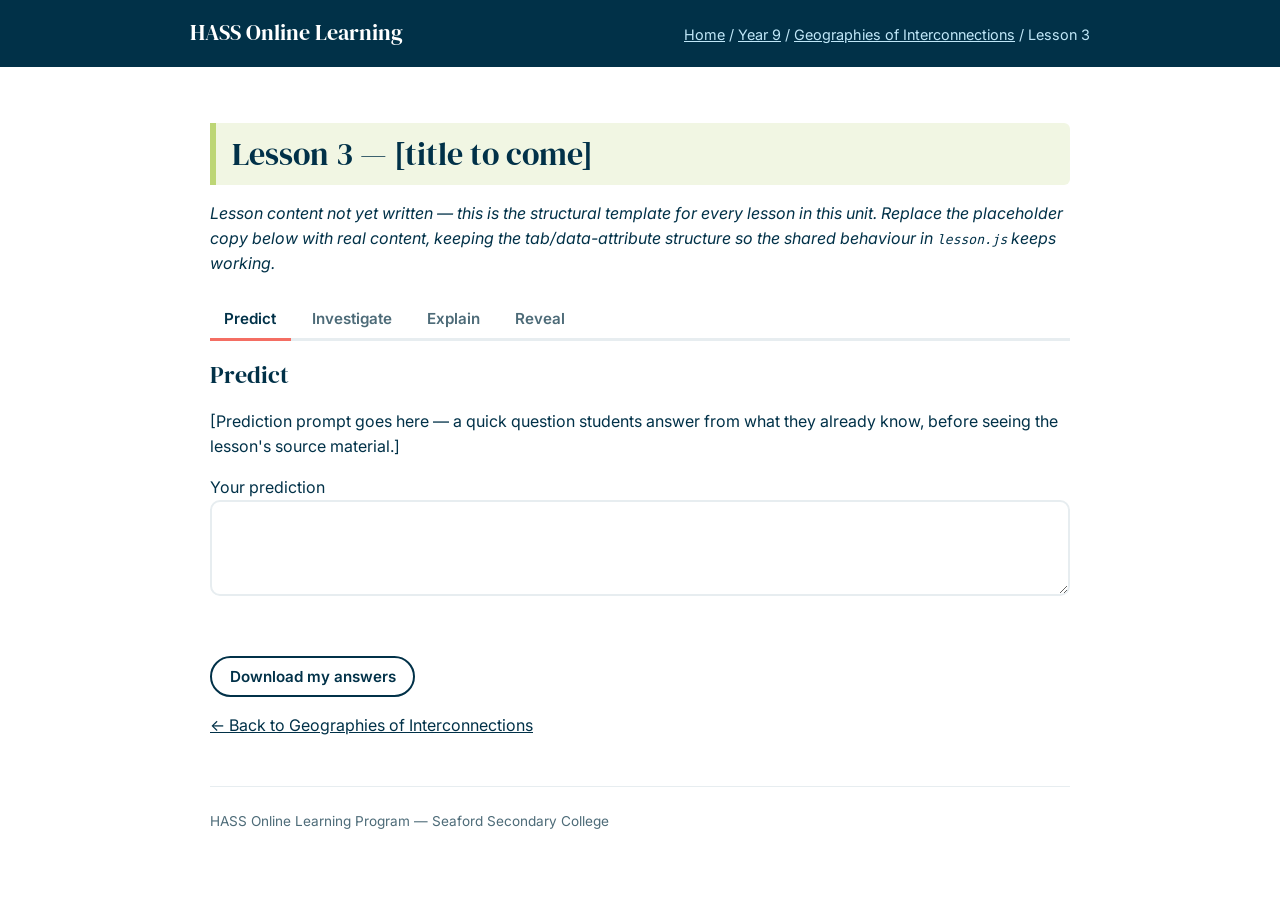
<file: year9/geo-interconnections/lesson3.html>
<!doctype html>
<html lang="en-AU">
<head>
<meta charset="utf-8">
<meta name="viewport" content="width=device-width, initial-scale=1">
<title>Lesson 3 — Geographies of Interconnections — Year 9 HASS</title>
<link rel="preconnect" href="https://fonts.googleapis.com">
<link rel="preconnect" href="https://fonts.gstatic.com" crossorigin>
<link href="https://fonts.googleapis.com/css2?family=DM+Serif+Display&family=Inter:wght@400;600;700&display=swap" rel="stylesheet">
<link rel="stylesheet" href="../../assets/css/main.css">
</head>
<body data-lesson-slug="year9-geo-interconnections-lesson3">

<header class="site-header">
  <div class="wrap">
    <span class="site-title"><a href="../../index.html">HASS Online Learning</a></span>
    <span class="breadcrumb"><a href="../../index.html">Home</a> / <a href="../index.html">Year 9</a> / <a href="index.html">Geographies of Interconnections</a> / Lesson 3</span>
  </div>
</header>

<main class="wrap">
  <div class="heading-bar">
    <h1>Lesson 3 &mdash; [title to come]</h1>
  </div>

  <p><em>Lesson content not yet written &mdash; this is the structural template for every lesson in this unit. Replace the placeholder copy below with real content, keeping the tab/data-attribute structure so the shared behaviour in <code>lesson.js</code> keeps working.</em></p>

  <div class="tabs" data-tabs>
    <div class="tab-list" role="tablist">
      <button class="tab-btn" data-tab="predict" role="tab" aria-selected="false">Predict</button>
      <button class="tab-btn" data-tab="investigate" role="tab" aria-selected="false">Investigate</button>
      <button class="tab-btn" data-tab="explain" role="tab" aria-selected="false">Explain</button>
      <button class="tab-btn" data-tab="reveal-tab" role="tab" aria-selected="false">Reveal</button>
    </div>

    <!-- PREDICT -------------------------------------------------------- -->
    <section class="tab-panel" id="predict">
      <div class="step">
        <h2>Predict</h2>
        <p>[Prediction prompt goes here &mdash; a quick question students answer from what they already know, before seeing the lesson's source material.]</p>

        <label for="predict-1" data-label-for="predict-1">Your prediction</label>
        <textarea
          id="predict-1"
          class="response-box"
          data-autosave="predict-1"
          data-label="Predict: [prompt summary]"
          rows="3"></textarea>
        <div class="save-status" data-save-status-for="predict-1"></div>
      </div>
    </section>

    <!-- INVESTIGATE ----------------------------------------------------- -->
    <section class="tab-panel" id="investigate">
      <div class="step">
        <h2>Investigate</h2>
        <p>[Source material / reading / activity for this lesson goes here.]</p>

        <!-- YouTube must be a plain link, never an <iframe> (school firewall blocks embeds). -->
        <p><a class="source-link" href="https://www.youtube.com/watch?v=REPLACE_ME" target="_blank" rel="noopener">Watch: [video title] (YouTube, opens in a new tab)</a></p>

        <div class="mcq" data-mcq data-correct="a" data-autosave-key="mcq-1" data-label="[MCQ question summary]">
          <p><strong>[Multiple choice question goes here.]</strong></p>
          <button class="mcq-option" data-choice="a">[Option A]</button>
          <button class="mcq-option" data-choice="b">[Option B]</button>
          <button class="mcq-option" data-choice="c">[Option C]</button>
          <div class="mcq-feedback" data-feedback-correct="[Feedback for correct answer.]" data-feedback-incorrect="[Feedback pointing back to the source material.]"></div>
        </div>
      </div>
    </section>

    <!-- EXPLAIN (CER) ---------------------------------------------------- -->
    <section class="tab-panel" id="explain">
      <div class="step">
        <h2>Explain &mdash; Claim, Evidence, Reasoning</h2>
        <p>[CER prompt goes here.]</p>

        <label for="cer-1">Claim</label>
        <textarea id="cer-claim-1" class="response-box" data-autosave="cer-claim-1" data-label="CER Claim" data-no-paste rows="2" onpaste="return false;"></textarea>

        <label for="cer-2">Evidence</label>
        <textarea id="cer-evidence-1" class="response-box" data-autosave="cer-evidence-1" data-label="CER Evidence" data-no-paste rows="3" onpaste="return false;"></textarea>

        <label for="cer-3">Reasoning</label>
        <textarea id="cer-1" class="response-box" data-autosave="cer-reasoning-1" data-label="CER Reasoning" data-no-paste rows="3" onpaste="return false;"></textarea>
        <div class="save-status" data-save-status-for="cer-reasoning-1"></div>
      </div>
    </section>

    <!-- REVEAL ------------------------------------------------------------ -->
    <section class="tab-panel" id="reveal-tab">
      <div class="step">
        <h2>Reveal</h2>
        <p class="reveal-locked-msg">Complete the Explain step first &mdash; the model answer unlocks once you've written your reasoning.</p>

        <button class="btn -primary" data-reveal-trigger="reveal-1" data-unlock-from="cer-1" disabled>Show model answer</button>

        <div class="reveal" id="reveal-1" hidden>
          <h3>Model answer</h3>
          <p>[Model CER response / teacher commentary goes here.]</p>
        </div>
      </div>
    </section>
  </div>

  <p>
    <button class="btn" data-download-answers>Download my answers</button>
  </p>

  <p><a href="index.html">&larr; Back to Geographies of Interconnections</a></p>

  <footer class="site-footer">
    HASS Online Learning Program &mdash; Seaford Secondary College
  </footer>
</main>

<script src="../../assets/js/lesson.js"></script>
</body>
</html>
</file>
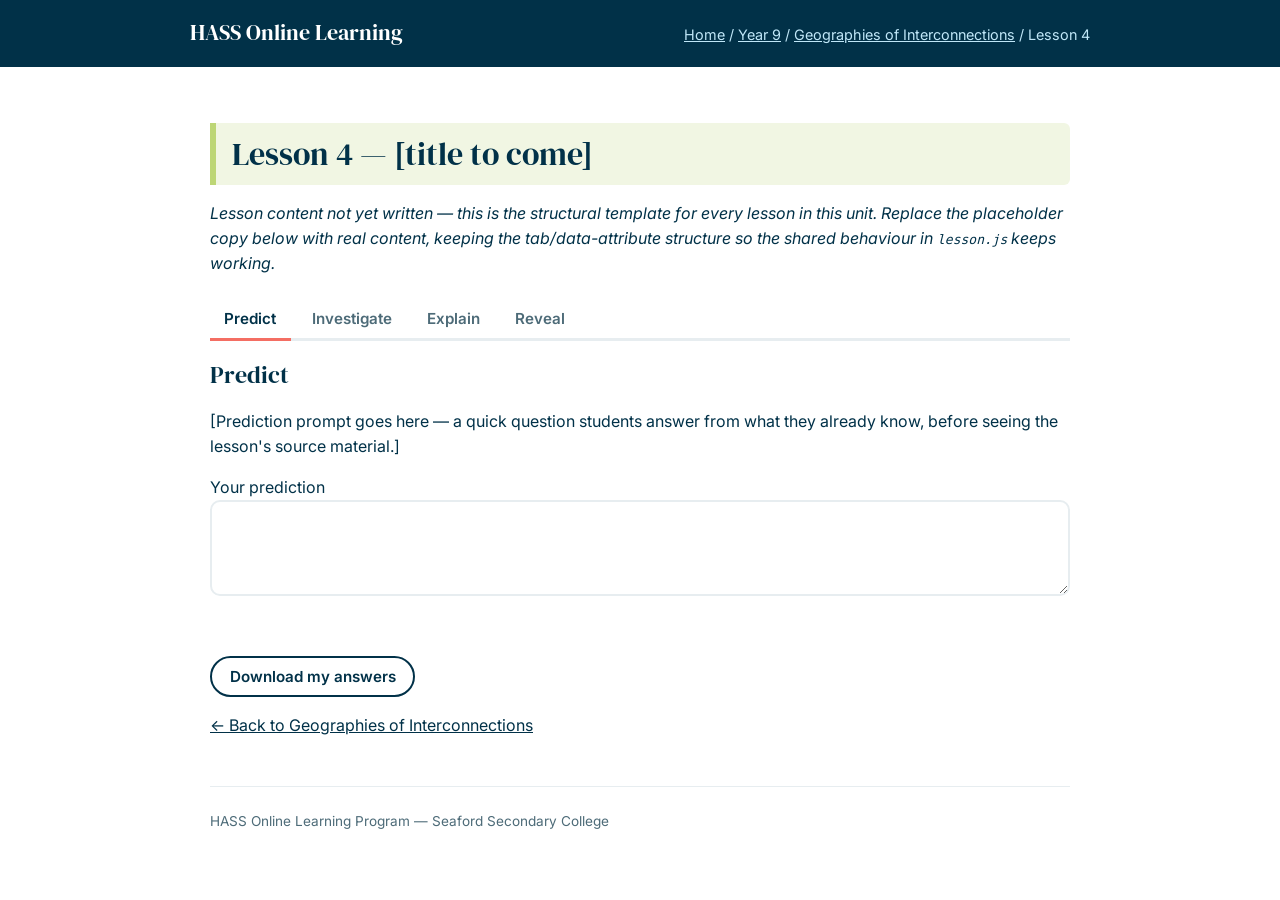
<file: year9/geo-interconnections/lesson4.html>
<!doctype html>
<html lang="en-AU">
<head>
<meta charset="utf-8">
<meta name="viewport" content="width=device-width, initial-scale=1">
<title>Lesson 4 — Geographies of Interconnections — Year 9 HASS</title>
<link rel="preconnect" href="https://fonts.googleapis.com">
<link rel="preconnect" href="https://fonts.gstatic.com" crossorigin>
<link href="https://fonts.googleapis.com/css2?family=DM+Serif+Display&family=Inter:wght@400;600;700&display=swap" rel="stylesheet">
<link rel="stylesheet" href="../../assets/css/main.css">
</head>
<body data-lesson-slug="year9-geo-interconnections-lesson4">

<header class="site-header">
  <div class="wrap">
    <span class="site-title"><a href="../../index.html">HASS Online Learning</a></span>
    <span class="breadcrumb"><a href="../../index.html">Home</a> / <a href="../index.html">Year 9</a> / <a href="index.html">Geographies of Interconnections</a> / Lesson 4</span>
  </div>
</header>

<main class="wrap">
  <div class="heading-bar">
    <h1>Lesson 4 &mdash; [title to come]</h1>
  </div>

  <p><em>Lesson content not yet written &mdash; this is the structural template for every lesson in this unit. Replace the placeholder copy below with real content, keeping the tab/data-attribute structure so the shared behaviour in <code>lesson.js</code> keeps working.</em></p>

  <div class="tabs" data-tabs>
    <div class="tab-list" role="tablist">
      <button class="tab-btn" data-tab="predict" role="tab" aria-selected="false">Predict</button>
      <button class="tab-btn" data-tab="investigate" role="tab" aria-selected="false">Investigate</button>
      <button class="tab-btn" data-tab="explain" role="tab" aria-selected="false">Explain</button>
      <button class="tab-btn" data-tab="reveal-tab" role="tab" aria-selected="false">Reveal</button>
    </div>

    <!-- PREDICT -------------------------------------------------------- -->
    <section class="tab-panel" id="predict">
      <div class="step">
        <h2>Predict</h2>
        <p>[Prediction prompt goes here &mdash; a quick question students answer from what they already know, before seeing the lesson's source material.]</p>

        <label for="predict-1" data-label-for="predict-1">Your prediction</label>
        <textarea
          id="predict-1"
          class="response-box"
          data-autosave="predict-1"
          data-label="Predict: [prompt summary]"
          rows="3"></textarea>
        <div class="save-status" data-save-status-for="predict-1"></div>
      </div>
    </section>

    <!-- INVESTIGATE ----------------------------------------------------- -->
    <section class="tab-panel" id="investigate">
      <div class="step">
        <h2>Investigate</h2>
        <p>[Source material / reading / activity for this lesson goes here.]</p>

        <!-- YouTube must be a plain link, never an <iframe> (school firewall blocks embeds). -->
        <p><a class="source-link" href="https://www.youtube.com/watch?v=REPLACE_ME" target="_blank" rel="noopener">Watch: [video title] (YouTube, opens in a new tab)</a></p>

        <div class="mcq" data-mcq data-correct="a" data-autosave-key="mcq-1" data-label="[MCQ question summary]">
          <p><strong>[Multiple choice question goes here.]</strong></p>
          <button class="mcq-option" data-choice="a">[Option A]</button>
          <button class="mcq-option" data-choice="b">[Option B]</button>
          <button class="mcq-option" data-choice="c">[Option C]</button>
          <div class="mcq-feedback" data-feedback-correct="[Feedback for correct answer.]" data-feedback-incorrect="[Feedback pointing back to the source material.]"></div>
        </div>
      </div>
    </section>

    <!-- EXPLAIN (CER) ---------------------------------------------------- -->
    <section class="tab-panel" id="explain">
      <div class="step">
        <h2>Explain &mdash; Claim, Evidence, Reasoning</h2>
        <p>[CER prompt goes here.]</p>

        <label for="cer-1">Claim</label>
        <textarea id="cer-claim-1" class="response-box" data-autosave="cer-claim-1" data-label="CER Claim" data-no-paste rows="2" onpaste="return false;"></textarea>

        <label for="cer-2">Evidence</label>
        <textarea id="cer-evidence-1" class="response-box" data-autosave="cer-evidence-1" data-label="CER Evidence" data-no-paste rows="3" onpaste="return false;"></textarea>

        <label for="cer-3">Reasoning</label>
        <textarea id="cer-1" class="response-box" data-autosave="cer-reasoning-1" data-label="CER Reasoning" data-no-paste rows="3" onpaste="return false;"></textarea>
        <div class="save-status" data-save-status-for="cer-reasoning-1"></div>
      </div>
    </section>

    <!-- REVEAL ------------------------------------------------------------ -->
    <section class="tab-panel" id="reveal-tab">
      <div class="step">
        <h2>Reveal</h2>
        <p class="reveal-locked-msg">Complete the Explain step first &mdash; the model answer unlocks once you've written your reasoning.</p>

        <button class="btn -primary" data-reveal-trigger="reveal-1" data-unlock-from="cer-1" disabled>Show model answer</button>

        <div class="reveal" id="reveal-1" hidden>
          <h3>Model answer</h3>
          <p>[Model CER response / teacher commentary goes here.]</p>
        </div>
      </div>
    </section>
  </div>

  <p>
    <button class="btn" data-download-answers>Download my answers</button>
  </p>

  <p><a href="index.html">&larr; Back to Geographies of Interconnections</a></p>

  <footer class="site-footer">
    HASS Online Learning Program &mdash; Seaford Secondary College
  </footer>
</main>

<script src="../../assets/js/lesson.js"></script>
</body>
</html>
</file>
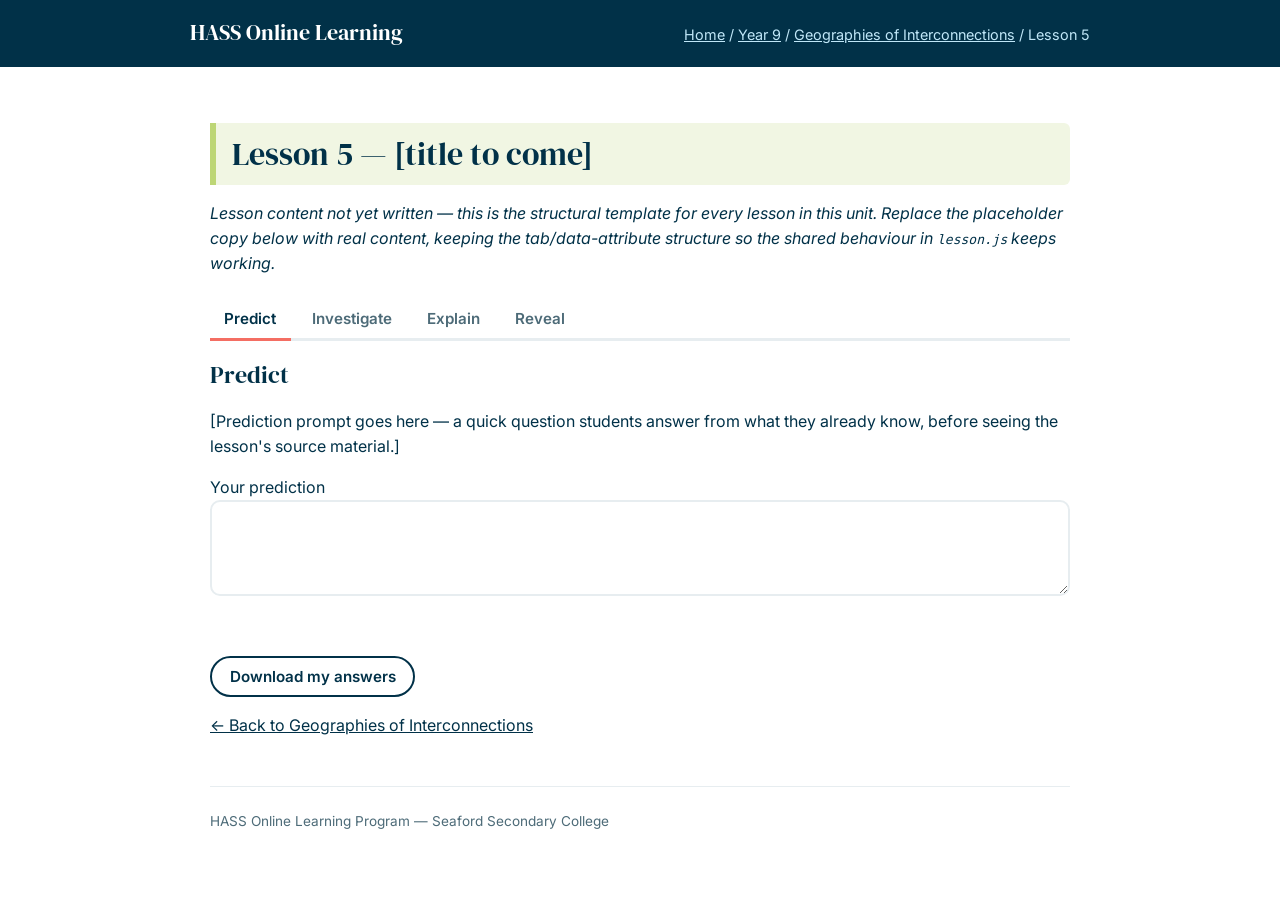
<file: year9/geo-interconnections/lesson5.html>
<!doctype html>
<html lang="en-AU">
<head>
<meta charset="utf-8">
<meta name="viewport" content="width=device-width, initial-scale=1">
<title>Lesson 5 — Geographies of Interconnections — Year 9 HASS</title>
<link rel="preconnect" href="https://fonts.googleapis.com">
<link rel="preconnect" href="https://fonts.gstatic.com" crossorigin>
<link href="https://fonts.googleapis.com/css2?family=DM+Serif+Display&family=Inter:wght@400;600;700&display=swap" rel="stylesheet">
<link rel="stylesheet" href="../../assets/css/main.css">
</head>
<body data-lesson-slug="year9-geo-interconnections-lesson5">

<header class="site-header">
  <div class="wrap">
    <span class="site-title"><a href="../../index.html">HASS Online Learning</a></span>
    <span class="breadcrumb"><a href="../../index.html">Home</a> / <a href="../index.html">Year 9</a> / <a href="index.html">Geographies of Interconnections</a> / Lesson 5</span>
  </div>
</header>

<main class="wrap">
  <div class="heading-bar">
    <h1>Lesson 5 &mdash; [title to come]</h1>
  </div>

  <p><em>Lesson content not yet written &mdash; this is the structural template for every lesson in this unit. Replace the placeholder copy below with real content, keeping the tab/data-attribute structure so the shared behaviour in <code>lesson.js</code> keeps working.</em></p>

  <div class="tabs" data-tabs>
    <div class="tab-list" role="tablist">
      <button class="tab-btn" data-tab="predict" role="tab" aria-selected="false">Predict</button>
      <button class="tab-btn" data-tab="investigate" role="tab" aria-selected="false">Investigate</button>
      <button class="tab-btn" data-tab="explain" role="tab" aria-selected="false">Explain</button>
      <button class="tab-btn" data-tab="reveal-tab" role="tab" aria-selected="false">Reveal</button>
    </div>

    <!-- PREDICT -------------------------------------------------------- -->
    <section class="tab-panel" id="predict">
      <div class="step">
        <h2>Predict</h2>
        <p>[Prediction prompt goes here &mdash; a quick question students answer from what they already know, before seeing the lesson's source material.]</p>

        <label for="predict-1" data-label-for="predict-1">Your prediction</label>
        <textarea
          id="predict-1"
          class="response-box"
          data-autosave="predict-1"
          data-label="Predict: [prompt summary]"
          rows="3"></textarea>
        <div class="save-status" data-save-status-for="predict-1"></div>
      </div>
    </section>

    <!-- INVESTIGATE ----------------------------------------------------- -->
    <section class="tab-panel" id="investigate">
      <div class="step">
        <h2>Investigate</h2>
        <p>[Source material / reading / activity for this lesson goes here.]</p>

        <!-- YouTube must be a plain link, never an <iframe> (school firewall blocks embeds). -->
        <p><a class="source-link" href="https://www.youtube.com/watch?v=REPLACE_ME" target="_blank" rel="noopener">Watch: [video title] (YouTube, opens in a new tab)</a></p>

        <div class="mcq" data-mcq data-correct="a" data-autosave-key="mcq-1" data-label="[MCQ question summary]">
          <p><strong>[Multiple choice question goes here.]</strong></p>
          <button class="mcq-option" data-choice="a">[Option A]</button>
          <button class="mcq-option" data-choice="b">[Option B]</button>
          <button class="mcq-option" data-choice="c">[Option C]</button>
          <div class="mcq-feedback" data-feedback-correct="[Feedback for correct answer.]" data-feedback-incorrect="[Feedback pointing back to the source material.]"></div>
        </div>
      </div>
    </section>

    <!-- EXPLAIN (CER) ---------------------------------------------------- -->
    <section class="tab-panel" id="explain">
      <div class="step">
        <h2>Explain &mdash; Claim, Evidence, Reasoning</h2>
        <p>[CER prompt goes here.]</p>

        <label for="cer-1">Claim</label>
        <textarea id="cer-claim-1" class="response-box" data-autosave="cer-claim-1" data-label="CER Claim" data-no-paste rows="2" onpaste="return false;"></textarea>

        <label for="cer-2">Evidence</label>
        <textarea id="cer-evidence-1" class="response-box" data-autosave="cer-evidence-1" data-label="CER Evidence" data-no-paste rows="3" onpaste="return false;"></textarea>

        <label for="cer-3">Reasoning</label>
        <textarea id="cer-1" class="response-box" data-autosave="cer-reasoning-1" data-label="CER Reasoning" data-no-paste rows="3" onpaste="return false;"></textarea>
        <div class="save-status" data-save-status-for="cer-reasoning-1"></div>
      </div>
    </section>

    <!-- REVEAL ------------------------------------------------------------ -->
    <section class="tab-panel" id="reveal-tab">
      <div class="step">
        <h2>Reveal</h2>
        <p class="reveal-locked-msg">Complete the Explain step first &mdash; the model answer unlocks once you've written your reasoning.</p>

        <button class="btn -primary" data-reveal-trigger="reveal-1" data-unlock-from="cer-1" disabled>Show model answer</button>

        <div class="reveal" id="reveal-1" hidden>
          <h3>Model answer</h3>
          <p>[Model CER response / teacher commentary goes here.]</p>
        </div>
      </div>
    </section>
  </div>

  <p>
    <button class="btn" data-download-answers>Download my answers</button>
  </p>

  <p><a href="index.html">&larr; Back to Geographies of Interconnections</a></p>

  <footer class="site-footer">
    HASS Online Learning Program &mdash; Seaford Secondary College
  </footer>
</main>

<script src="../../assets/js/lesson.js"></script>
</body>
</html>
</file>
<file: assets/css/main.css>
/* ==========================================================================
   HASS Online Learning Program — shared design system ("Seaford 2025")
   Plain CSS, no build step. Loaded by every page.
   ========================================================================== */

:root {
  --teal: #013148;
  --lime: #BDD675;
  --coral: #F46E63;
  --pink: #F38C9F;
  --sky: #C0E7F8;
  --sage: #7AC698;

  --teal-wash: #e7edf0;
  --lime-wash: #f1f6e3;
  --coral-wash: #fdeceb;
  --pink-wash: #fdedf1;
  --sky-wash: #eef8fd;
  --sage-wash: #eaf6ef;

  --ink: var(--teal);
  --paper: #ffffff;
  --muted: #4d6b78;

  --font-heading: "DM Serif Display", Georgia, serif;
  --font-body: "Inter", system-ui, -apple-system, sans-serif;

  --radius: 10px;
  --max-width: 900px;
}

* {
  box-sizing: border-box;
}

html {
  -webkit-text-size-adjust: 100%;
}

body {
  margin: 0;
  font-family: var(--font-body);
  color: var(--ink);
  background: var(--paper);
  line-height: 1.55;
}

img,
svg {
  max-width: 100%;
}

a {
  color: var(--teal);
}

a:hover {
  color: var(--coral);
}

.wrap {
  max-width: var(--max-width);
  margin: 0 auto;
  padding: 1.5rem 1.25rem 4rem;
}

/* --------------------------------------------------------------------------
   Site header / breadcrumb
   -------------------------------------------------------------------------- */

.site-header {
  background: var(--teal);
  color: white;
  padding: 1rem 1.25rem;
}

.site-header .wrap {
  padding: 0;
  display: flex;
  align-items: baseline;
  justify-content: space-between;
  flex-wrap: wrap;
  gap: 0.5rem;
}

.site-header a {
  color: white;
  text-decoration: none;
}

.site-header a:hover {
  color: var(--sky);
}

.site-title {
  font-family: var(--font-heading);
  font-size: 1.4rem;
}

.breadcrumb {
  font-size: 0.9rem;
  color: var(--sky);
}

.breadcrumb a {
  color: var(--sky);
  text-decoration: underline;
}

.breadcrumb a:hover {
  color: var(--lime);
}

/* --------------------------------------------------------------------------
   Headings — left accent bar with pale wash, never a solid fill
   -------------------------------------------------------------------------- */

h1,
h2,
h3 {
  font-family: var(--font-heading);
  font-weight: 400;
  line-height: 1.2;
  color: var(--teal);
}

.heading-bar {
  border-left: 6px solid var(--lime);
  background: var(--lime-wash);
  padding: 0.75rem 1rem;
  margin: 2rem 0 1rem;
  border-radius: 0 6px 6px 0;
}

.heading-bar h1,
.heading-bar h2,
.heading-bar h3 {
  margin: 0;
}

.heading-bar.-coral {
  border-left-color: var(--coral);
  background: var(--coral-wash);
}

.heading-bar.-pink {
  border-left-color: var(--pink);
  background: var(--pink-wash);
}

.heading-bar.-sky {
  border-left-color: var(--sky);
  background: var(--sky-wash);
}

.heading-bar.-sage {
  border-left-color: var(--sage);
  background: var(--sage-wash);
}

/* --------------------------------------------------------------------------
   Card grid — used for year / unit / lesson listing pages
   -------------------------------------------------------------------------- */

.card-grid {
  display: grid;
  grid-template-columns: repeat(auto-fill, minmax(220px, 1fr));
  gap: 1rem;
  margin: 1.5rem 0;
}

.card {
  display: block;
  border-left: 6px solid var(--sage);
  background: var(--sage-wash);
  border-radius: 0 8px 8px 0;
  padding: 1.25rem;
  text-decoration: none;
  color: var(--teal);
  transition: transform 0.15s ease;
}

.card:hover {
  transform: translateX(2px);
  color: var(--teal);
}

.card h3 {
  margin: 0 0 0.35rem;
  font-size: 1.15rem;
}

.card p {
  margin: 0;
  color: var(--muted);
  font-size: 0.92rem;
}

.card.-coming-soon {
  border-left-color: #ccc;
  background: #f5f5f5;
  color: var(--muted);
  cursor: default;
}

.card:nth-child(4n+1) { border-left-color: var(--sage); background: var(--sage-wash); }
.card:nth-child(4n+2) { border-left-color: var(--sky); background: var(--sky-wash); }
.card:nth-child(4n+3) { border-left-color: var(--pink); background: var(--pink-wash); }
.card:nth-child(4n+4) { border-left-color: var(--lime); background: var(--lime-wash); }

/* --------------------------------------------------------------------------
   Buttons
   -------------------------------------------------------------------------- */

.btn {
  display: inline-block;
  font-family: var(--font-body);
  font-size: 0.95rem;
  font-weight: 600;
  border: 2px solid var(--teal);
  background: white;
  color: var(--teal);
  padding: 0.55rem 1.1rem;
  border-radius: 999px;
  cursor: pointer;
  text-decoration: none;
}

.btn:hover {
  background: var(--teal);
  color: white;
}

.btn.-primary {
  background: var(--teal);
  color: white;
}

.btn.-primary:hover {
  background: var(--coral);
  border-color: var(--coral);
  color: white;
}

.btn:disabled {
  opacity: 0.5;
  cursor: not-allowed;
}

/* --------------------------------------------------------------------------
   Tabs
   -------------------------------------------------------------------------- */

.tabs {
  margin-top: 1.5rem;
}

.tab-list {
  display: flex;
  flex-wrap: wrap;
  gap: 0.4rem;
  border-bottom: 3px solid var(--teal-wash);
  margin-bottom: 1.25rem;
}

.tab-btn {
  font-family: var(--font-body);
  font-size: 0.95rem;
  font-weight: 600;
  background: none;
  border: none;
  border-bottom: 3px solid transparent;
  margin-bottom: -3px;
  padding: 0.6rem 0.9rem;
  color: var(--muted);
  cursor: pointer;
}

.tab-btn:hover {
  color: var(--teal);
}

.tab-btn[aria-selected="true"] {
  color: var(--teal);
  border-bottom-color: var(--coral);
}

.tab-panel {
  display: none;
}

.tab-panel.-active {
  display: block;
}

/* --------------------------------------------------------------------------
   Predict / Investigate / Explain / Reveal components
   -------------------------------------------------------------------------- */

.step {
  margin-bottom: 2rem;
}

textarea.response-box {
  width: 100%;
  min-height: 6rem;
  font-family: var(--font-body);
  font-size: 1rem;
  padding: 0.75rem;
  border: 2px solid var(--teal-wash);
  border-radius: var(--radius);
  resize: vertical;
}

textarea.response-box:focus {
  outline: none;
  border-color: var(--sage);
}

.save-status {
  font-size: 0.85rem;
  color: var(--muted);
  margin-top: 0.35rem;
  min-height: 1.2em;
}

.reveal {
  border-left: 6px solid var(--pink);
  background: var(--pink-wash);
  border-radius: 0 8px 8px 0;
  padding: 1rem 1.25rem;
  margin-top: 1rem;
}

.reveal[hidden] {
  display: none;
}

.reveal-locked-msg {
  font-size: 0.9rem;
  color: var(--muted);
  font-style: italic;
}

/* --------------------------------------------------------------------------
   Multiple choice
   -------------------------------------------------------------------------- */

.mcq {
  margin: 1rem 0;
}

.mcq-option {
  display: block;
  width: 100%;
  text-align: left;
  font-family: var(--font-body);
  font-size: 1rem;
  background: white;
  border: 2px solid var(--teal-wash);
  border-radius: var(--radius);
  padding: 0.65rem 1rem;
  margin-bottom: 0.5rem;
  cursor: pointer;
}

.mcq-option:hover {
  border-color: var(--sky);
}

.mcq-option.-correct {
  border-color: var(--sage);
  background: var(--lime-wash);
}

.mcq-option.-incorrect {
  border-color: var(--coral);
  background: var(--coral-wash);
}

.mcq-option:disabled {
  cursor: default;
}

.mcq-feedback {
  font-weight: 600;
  margin-top: 0.5rem;
}

.mcq-feedback.-correct {
  color: #3d6b2f;
}

.mcq-feedback.-incorrect {
  color: #a83a30;
}

/* --------------------------------------------------------------------------
   Source links (YouTube etc. — plain links only, never embedded)
   -------------------------------------------------------------------------- */

.source-link {
  display: inline-block;
  border: 2px solid var(--sky);
  background: var(--sky-wash);
  border-radius: var(--radius);
  padding: 0.6rem 1rem;
  margin: 0.4rem 0;
  text-decoration: none;
  font-weight: 600;
}

.source-link:hover {
  border-color: var(--teal);
}

/* --------------------------------------------------------------------------
   Footer
   -------------------------------------------------------------------------- */

.site-footer {
  border-top: 1px solid var(--teal-wash);
  margin-top: 3rem;
  padding-top: 1.5rem;
  font-size: 0.85rem;
  color: var(--muted);
}

/* --------------------------------------------------------------------------
   Responsive
   -------------------------------------------------------------------------- */

@media (max-width: 480px) {
  .site-title {
    font-size: 1.15rem;
  }

  .tab-btn {
    padding: 0.5rem 0.6rem;
    font-size: 0.88rem;
  }
}
</file>
